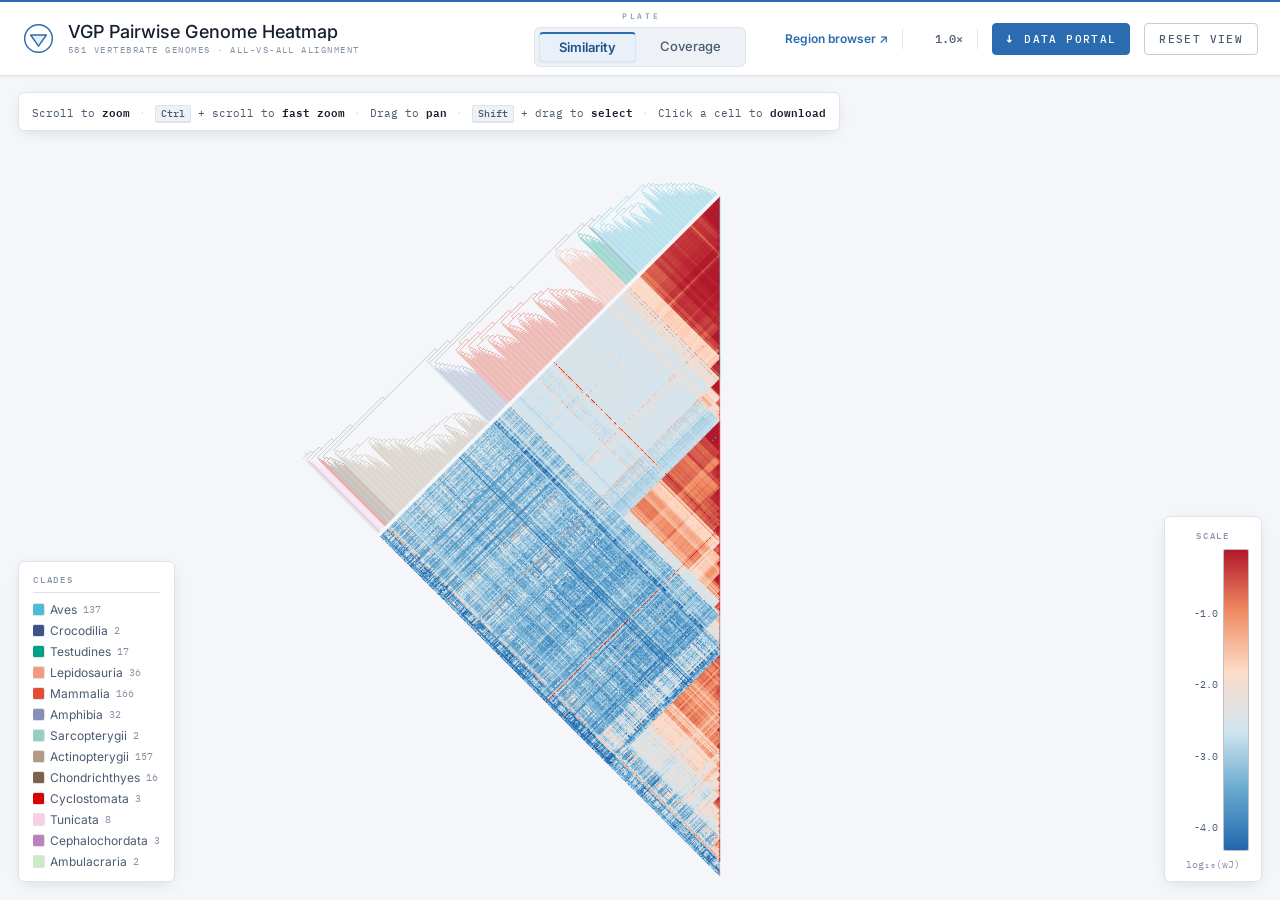
<file: index.html>
<!DOCTYPE html>
<!--
  ════════════════════════════════════════════════════════════════════════
  VGP Genome Pairwise Heatmap Viewer
  Triangle / diamond layout (matrix rotated 45°, dendrogram on the short edge).
  2 pages: Similarity (symmetric) + Coverage (directional, split diamonds).

  IMPORTANT: This file uses fetch() to load `heatmap_data.json`, so it MUST be
  served over HTTP, not opened via the file:// protocol. From this directory:

      python -m http.server 8000

  then open  http://localhost:8000/index.html

  UI fonts (Inter, IBM Plex Mono) load from Google Fonts; the page
  degrades gracefully to local sans-serif / monospace fallbacks when offline.
  ════════════════════════════════════════════════════════════════════════
-->
<html lang="en">
<head>
<meta charset="UTF-8">
<meta name="viewport" content="width=device-width, initial-scale=1.0">
<title>VGP Pairwise Heatmap Viewer</title>
<link rel="preconnect" href="https://fonts.googleapis.com">
<link rel="preconnect" href="https://fonts.gstatic.com" crossorigin>
<link href="https://fonts.googleapis.com/css2?family=Inter:ital,wght@0,400;0,500;0,600;0,700;1,400;1,500&family=IBM+Plex+Mono:wght@400;500;600&display=swap" rel="stylesheet">
<style>
/* ════════════════════════════════════════════════════════════════
   VGP Heatmap — "Modern Scientific" theme
   Clean white surfaces, near-black text, one restrained scientific blue.
   The heatmap reads as a precise data plate; chrome stays quiet so the
   blue→white→red matrix carries the meaning.
   ════════════════════════════════════════════════════════════════ */
:root {
  --sans:       'Inter', -apple-system, BlinkMacSystemFont, 'Segoe UI', Roboto, Helvetica, Arial, sans-serif;
  --mono:       'IBM Plex Mono', ui-monospace, 'SFMono-Regular', Menlo, Consolas, monospace;

  --bg:            #f4f6f9;   /* app background */
  --surface:       #ffffff;   /* cards, header */
  --surface-2:     #eef2f7;   /* subtle fills: kbd, code, hover */
  --border:        #dde3ea;   /* hairlines */
  --border-strong: #c3ccd8;
  --text:          #16202e;   /* near-black, faint blue */
  --text-soft:     #4a5a70;
  --text-faint:    #8593a6;
  --accent:        #2b6cb0;   /* restrained scientific blue */
  --accent-ink:    #1f5288;   /* blue text / hover */
  --accent-soft:   #e8f0f9;   /* pale blue fill (active tab, hover) */
  --grid:          rgba(15, 23, 42, 0.12);  /* in-canvas cell stroke */
  --selection:     #2b6cb0;   /* marquee highlight */

  --header-h:   76px;
}

* { margin: 0; padding: 0; box-sizing: border-box; }

html, body { height: 100%; }
body {
  font-family: var(--sans);
  color: var(--text);
  background: var(--bg);
  overflow: hidden;
  -webkit-font-smoothing: antialiased;
  font-optical-sizing: auto;
}
::selection { background: rgba(43, 108, 176, 0.20); }

/* ───────────────────────── Header ───────────────────────── */
#header {
  position: relative;
  z-index: 100;
  height: var(--header-h);
  background: var(--surface);
  border-top: 2px solid var(--accent);
  border-bottom: 1px solid var(--border);
  box-shadow: 0 1px 2px rgba(16, 32, 48, 0.04);
  display: flex;
  align-items: stretch;
  padding: 0 22px;
  gap: 20px;
}

.brand {
  flex: 1;
  display: flex;
  align-items: center;
  gap: 13px;
  min-width: 0;
}
.emblem { width: 33px; height: 33px; flex-shrink: 0; }
.brand-text { display: flex; flex-direction: column; gap: 3px; min-width: 0; }
.brand-title {
  font-family: var(--sans);
  font-weight: 500;
  font-size: 18px;
  line-height: 1;
  letter-spacing: 0.002em;
  color: var(--text);
  white-space: nowrap;
  overflow: hidden;
  text-overflow: ellipsis;
}
.brand-sub {
  font-family: var(--mono);
  font-weight: 400;
  font-size: 9px;
  letter-spacing: 0.165em;
  text-transform: uppercase;
  color: var(--text-faint);
  white-space: nowrap;
}

/* Plate selector — the two pages as catalogue dividers */
.plates {
  display: flex;
  flex-direction: column;
  align-items: center;
  justify-content: center;
  gap: 6px;
  flex-shrink: 0;
}
.plate-eyebrow {
  font-family: var(--mono);
  font-weight: 500;
  font-size: 8px;
  letter-spacing: 0.34em;
  text-transform: uppercase;
  color: var(--text-faint);
  padding-left: 0.34em;
}
.plate-tabs {
  display: flex;
  gap: 4px;
  padding: 4px;
  border: 1px solid var(--border);
  border-radius: 6px;
  background: var(--surface-2);
}
.seg {
  font-family: var(--sans);
  font-weight: 500;
  font-size: 13px;
  line-height: 1;
  color: var(--text-soft);
  background: transparent;
  border: 1px solid transparent;
  border-radius: 4px;
  padding: 7px 19px;
  cursor: pointer;
  transition: color 0.15s, background 0.15s;
}
.seg:hover:not(.active) { color: var(--text); background: rgba(15, 23, 42, 0.05); }
.seg.active {
  color: var(--accent-ink);
  background: var(--accent-soft);
  border: 1px solid var(--border);
  border-top: 2px solid var(--accent);
  box-shadow: 0 1px 2px rgba(16, 32, 48, 0.06);
  font-weight: 600;
}

.controls {
  flex: 1;
  display: flex;
  align-items: center;
  justify-content: flex-end;
  gap: 14px;
}
#zoom-label {
  font-family: var(--mono);
  font-weight: 500;
  font-size: 12px;
  color: var(--text-soft);
  font-variant-numeric: tabular-nums;
  min-width: 46px;
  text-align: right;
}
.ctrl-rule { width: 1px; height: 20px; background: var(--border); }
#reset-btn {
  font-family: var(--mono);
  font-weight: 500;
  font-size: 10.5px;
  letter-spacing: 0.13em;
  text-transform: uppercase;
  color: var(--text-soft);
  background: transparent;
  border: 1px solid var(--border-strong);
  border-radius: 4px;
  padding: 8px 14px;
  cursor: pointer;
  transition: background 0.15s, color 0.15s, border-color 0.15s;
}
#reset-btn:hover { background: var(--surface-2); color: var(--text); border-color: var(--text-faint); }
#reset-btn:disabled { opacity: 0.5; cursor: not-allowed; }

/* Dataset selector — which alignment version's matrices the heatmap shows */
#dataset-ctrl { display: flex; align-items: center; gap: 8px; }
#dataset-ctrl .ds-label {
  font-family: var(--mono);
  font-weight: 500;
  font-size: 9px;
  letter-spacing: 0.2em;
  text-transform: uppercase;
  color: var(--text-faint);
}
#dataset-select {
  font-family: var(--sans);
  font-weight: 500;
  font-size: 12.5px;
  color: var(--text);
  background: var(--surface);
  border: 1px solid var(--border-strong);
  border-radius: 4px;
  padding: 6px 26px 6px 9px;
  cursor: pointer;
  transition: border-color 0.15s;
  appearance: none;
  background-image: url("data:image/svg+xml,%3Csvg xmlns='http://www.w3.org/2000/svg' width='10' height='6' viewBox='0 0 10 6'%3E%3Cpath d='M1 1l4 4 4-4' fill='none' stroke='%234a5a70' stroke-width='1.4' stroke-linecap='round'/%3E%3C/svg%3E");
  background-repeat: no-repeat;
  background-position: right 9px center;
}
#dataset-select:hover { border-color: var(--text-faint); }
#dataset-select:focus { outline: none; border-color: var(--accent); }

/* ───────────────────────── Canvas (the plate) ───────────────────────── */
#canvas-wrap {
  position: relative;
  z-index: 2;
  width: 100%;
  height: calc(100vh - var(--header-h));
  background: transparent;
  overflow: hidden;
}
canvas { display: block; cursor: crosshair; }

/* ───────────────────────── Floating cards ───────────────────────── */
#legend, #colorbar, #help-hint, #selection-info {
  background: var(--surface);
  border: 1px solid var(--border);
  border-radius: 6px;
  box-shadow: 0 4px 16px -6px rgba(16, 32, 48, 0.18);
  z-index: 60;
}

/* Tooltip — dark slate data plaque */
#tooltip {
  display: none;
  position: fixed;
  z-index: 1000;
  max-width: 446px;
  padding: 11px 14px;
  background: rgba(22, 32, 46, 0.97);
  color: #d8e0ea;
  border: 1px solid rgba(127, 178, 230, 0.28);
  border-radius: 6px;
  font-family: var(--sans);
  font-size: 12.5px;
  line-height: 1.62;
  box-shadow: 0 16px 40px rgba(8, 16, 28, 0.42);
  pointer-events: none;
}
#tooltip .species-name { color: #bcd4ee; font-weight: 600; }
#tooltip .common-name  { color: #9fb0c6; font-style: italic; font-size: 11.5px; }
#tooltip .clade-tag {
  display: inline-block;
  margin-left: 5px;
  padding: 1px 7px;
  border-radius: 2px;
  font-family: var(--mono);
  font-size: 9.5px;
  letter-spacing: 0.04em;
  text-transform: uppercase;
}
#tooltip .val { color: #7fb2e6; font-weight: 600; font-family: var(--mono); font-size: 11.5px; }
#tooltip .label { color: #9fb0c6; }
#tooltip .dir-note { color: #9fb0c6; font-size: 10.5px; font-style: italic; margin-top: 3px; }
#tooltip b { color: #ffffff; font-weight: 600; }
#tooltip .tt-divider {
  border-top: 1px solid rgba(127, 178, 230, 0.22);
  margin-top: 6px;
  padding-top: 6px;
}

/* Legend */
#legend {
  position: absolute;
  bottom: 18px; left: 18px;
  padding: 12px 14px;
  max-width: 86%;
}
.legend-title {
  font-family: var(--mono);
  font-weight: 500;
  font-size: 9px;
  letter-spacing: 0.2em;
  text-transform: uppercase;
  color: var(--text-faint);
  padding-bottom: 7px;
  margin-bottom: 9px;
  border-bottom: 1px solid var(--border);
}
.legend-items {
  display: flex;
  flex-direction: column;
  flex-wrap: nowrap;
  gap: 6px;
  max-height: 56vh;
  overflow-y: auto;
  font-family: var(--sans);
  font-size: 12px;
  color: var(--text-soft);
}
.legend-item { display: flex; align-items: center; gap: 6px; white-space: nowrap; }
.legend-swatch {
  width: 11px; height: 11px;
  border-radius: 1.5px;
  flex-shrink: 0;
  box-shadow: 0 0 0 1px rgba(15, 23, 42, 0.12);
}
.legend-count { font-family: var(--mono); font-size: 10px; color: var(--text-faint); }

/* Colorbar */
#colorbar {
  position: absolute;
  right: 18px; bottom: 18px;
  padding: 13px 13px 10px;
}
.cb-head {
  font-family: var(--mono);
  font-weight: 500;
  font-size: 9px;
  letter-spacing: 0.2em;
  text-transform: uppercase;
  color: var(--text-faint);
  text-align: center;
  margin-bottom: 9px;
}
.cb-row { display: flex; align-items: flex-start; gap: 6px; }
.cb-ticks {
  position: relative;
  width: 40px;
  height: 300px;
  font-family: var(--mono);
  font-size: 10px;
  color: var(--text-soft);
  text-align: right;
  font-variant-numeric: tabular-nums;
}
#cb-canvas {
  display: block;
  border-radius: 1px;
  box-shadow: 0 0 0 1px rgba(15, 23, 42, 0.28);
}
.cb-label {
  font-family: var(--mono);
  font-size: 9.5px;
  color: var(--text-faint);
  text-align: center;
  margin-top: 8px;
  max-width: 78px;
}

/* Help hint */
#help-hint {
  position: absolute;
  top: 16px; left: 18px;
  padding: 9px 13px;
  display: flex;
  gap: 9px;
  align-items: center;
  font-family: var(--mono);
  font-size: 10.5px;
  color: var(--text-soft);
}
#help-hint b { color: var(--text); font-weight: 600; }
#help-hint .hh-sep { color: var(--border); }
#help-hint kbd {
  font-family: var(--mono);
  font-weight: 500;
  font-size: 10px;
  color: var(--text-soft);
  background: var(--surface-2);
  border: 1px solid var(--border);
  border-bottom-width: 2px;
  border-radius: 2px;
  padding: 1px 5px;
}

/* Selection card */
#selection-info {
  position: absolute;
  top: 16px; right: 18px;
  padding: 8px 9px 8px 14px;
  display: none;
  align-items: center;
  gap: 11px;
  font-family: var(--sans);
  font-size: 12.5px;
  color: var(--text-soft);
}
#selection-info button {
  font-family: var(--mono);
  font-weight: 500;
  font-size: 9.5px;
  letter-spacing: 0.11em;
  text-transform: uppercase;
  color: var(--text-soft);
  background: transparent;
  border: 1px solid var(--border);
  border-radius: 2px;
  padding: 5px 11px;
  cursor: pointer;
  transition: background 0.14s, color 0.14s, border-color 0.14s;
}
#selection-info button:hover { background: var(--text); color: var(--surface); border-color: var(--text); }

/* ───────────────────────── Loading ───────────────────────── */
#loading {
  position: fixed; inset: 0;
  z-index: 9999;
  background: var(--bg);
  display: flex;
  align-items: center;
  justify-content: center;
}
.load-box { display: flex; flex-direction: column; align-items: center; gap: 18px; }
.load-mark { position: relative; width: 56px; height: 56px; }
.load-spin {
  position: absolute; inset: 0;
  border: 2px solid rgba(43, 108, 176, 0.20);
  border-top-color: var(--accent);
  border-radius: 50%;
  animation: spin 0.95s linear infinite;
}
.load-tri { position: absolute; inset: 0; margin: auto; width: 23px; height: 23px; }
@keyframes spin { to { transform: rotate(360deg); } }
#load-text {
  font-family: var(--sans);
  font-style: italic;
  font-size: 15.5px;
  color: var(--text-soft);
}
.load-cap {
  font-family: var(--mono);
  font-size: 8.5px;
  letter-spacing: 0.24em;
  text-transform: uppercase;
  color: var(--text-faint);
}
#error-box {
  background: var(--surface);
  border: 1px solid var(--border);
  border-radius: 3px;
  color: var(--text);
  padding: 18px 24px;
  max-width: 520px;
  text-align: center;
  font-family: var(--sans);
  font-size: 13.5px;
  line-height: 1.62;
  box-shadow: 0 12px 34px -8px rgba(16, 32, 48, 0.18);
}
#error-box code {
  font-family: var(--mono);
  font-size: 12px;
  background: var(--surface-2);
  border: 1px solid var(--border);
  padding: 1px 6px;
  border-radius: 2px;
}

/* ───────────────────────── Entrance ───────────────────────── */
@keyframes inLeft  { from { opacity: 0; transform: translateX(-16px); } to { opacity: 1; transform: none; } }
@keyframes inRight { from { opacity: 0; transform: translateX( 16px); } to { opacity: 1; transform: none; } }
@keyframes inDown  { from { opacity: 0; transform: translateY(-10px); } to { opacity: 1; transform: none; } }
@keyframes inUp    { from { opacity: 0; transform: translateY( 12px); } to { opacity: 1; transform: none; } }
@keyframes develop { from { opacity: 0; } to { opacity: 1; } }
@keyframes cbIn {
  from { opacity: 0; transform: translateX(14px); }
  to   { opacity: 1; transform: none; }
}
.ready .brand    { animation: inLeft  0.7s 0.05s both cubic-bezier(.2,.7,.2,1); }
.ready .plates   { animation: inDown  0.6s 0.16s both cubic-bezier(.2,.7,.2,1); }
.ready .controls { animation: inRight 0.7s 0.10s both cubic-bezier(.2,.7,.2,1); }
.ready #canvas-wrap { animation: develop 1.1s 0.18s both; }
.ready #help-hint   { animation: inUp 0.6s 0.50s both cubic-bezier(.2,.7,.2,1); }
.ready #colorbar    { animation: cbIn 0.6s 0.60s both cubic-bezier(.2,.7,.2,1); }
.ready #legend      { animation: inUp 0.6s 0.70s both cubic-bezier(.2,.7,.2,1); }
@media (prefers-reduced-motion: reduce) {
  .ready .brand, .ready .plates, .ready .controls, .ready #canvas-wrap,
  .ready #help-hint, .ready #colorbar, .ready #legend, .load-spin { animation: none; }
}

/* ───────────────────────── Download — header button ───────────────────────── */
#dl-open-btn {
  font-family: var(--mono);
  font-weight: 500;
  font-size: 10.5px;
  letter-spacing: 0.13em;
  text-transform: uppercase;
  color: #ffffff;
  background: var(--accent);
  border: 1px solid var(--accent);
  border-radius: 4px;
  padding: 8px 14px;
  cursor: pointer;
  transition: background 0.15s, border-color 0.15s;
}
#dl-open-btn:hover { background: var(--accent-ink); border-color: var(--accent-ink); }
#dl-open-btn .dl-ico { font-weight: 700; margin-right: 5px; }

/* ───────────────── Pair card — instant single-pair download ───────────────── */
#pair-card {
  position: absolute;
  top: 16px; right: 18px;
  z-index: 70;
  display: none;
  flex-direction: column;
  gap: 9px;
  padding: 12px 14px 13px;
  width: 304px;
  background: var(--surface);
  border: 1px solid var(--border);
  border-top: 2px solid var(--accent);
  border-radius: 3px;
  box-shadow: 0 10px 30px -10px rgba(16, 32, 48, 0.22);
  font-family: var(--sans);
}
.pc-head {
  display: flex; align-items: center; justify-content: space-between;
  font-family: var(--mono);
  font-size: 8.5px;
  letter-spacing: 0.2em;
  text-transform: uppercase;
  color: var(--text-faint);
  border-bottom: 1px solid var(--border);
  padding-bottom: 7px;
}
.pc-close {
  font-family: var(--mono); font-size: 13px; line-height: 1;
  color: var(--text-faint); background: none; border: none; cursor: pointer;
  padding: 0 2px;
}
.pc-close:hover { color: var(--text); }
.pc-sp { display: flex; align-items: baseline; gap: 7px; font-size: 12.5px; color: var(--text); }
.pc-sp .pc-role { font-family: var(--mono); font-size: 9px; color: var(--text-faint); width: 12px; flex-shrink: 0; }
.pc-sp .pc-dot  { width: 9px; height: 9px; border-radius: 2px; flex-shrink: 0; align-self: center; box-shadow: 0 0 0 1px rgba(15,23,42,0.12); }
.pc-sp .pc-name { font-style: italic; min-width: 0; flex: 1; overflow-wrap: anywhere; }
.pc-links { display: flex; flex-direction: column; gap: 6px; margin-top: 1px; }
.dl-pill {
  display: flex; align-items: center; gap: 8px;
  flex-wrap: wrap;
  font-family: var(--mono); font-size: 11px;
  color: var(--accent-ink); text-decoration: none;
  background: var(--surface-2);
  border: 1px solid var(--border);
  border-radius: 4px;
  padding: 7px 10px;
  transition: background 0.14s, border-color 0.14s;
}
.dl-pill:hover { background: #fff; border-color: var(--accent); }
.dl-pill[aria-disabled="true"] { opacity: 0.45; pointer-events: none; }
.dl-pill .dl-ico { font-weight: 700; color: var(--accent); }
.dl-pill .dl-dir { color: var(--text-faint); min-width: 0; overflow-wrap: anywhere; }
.dl-pill .dl-fn  { color: var(--text-soft); flex-basis: 100%; text-align: right; font-size: 10px; min-width: 0; overflow-wrap: anywhere; }
.pc-foot { display: flex; gap: 14px; margin-top: 2px; }
.pc-foot button {
  font-family: var(--mono); font-size: 9.5px; letter-spacing: 0.06em;
  color: var(--text-soft); background: none; border: none; cursor: pointer;
  padding: 0; text-decoration: underline; text-underline-offset: 2px;
}
.pc-foot button:hover { color: var(--text); }

/* ───────────────────────── Download modal ───────────────────────── */
#dl-backdrop {
  position: fixed; inset: 0;
  z-index: 2000;
  display: none;
  background: rgba(28, 22, 12, 0.46);
  backdrop-filter: blur(1.5px);
}
#dl-backdrop.open { display: flex; align-items: center; justify-content: center; }
#dl-modal {
  width: min(680px, 92vw);
  max-height: 88vh;
  overflow-y: auto;
  background: var(--surface);
  border: 1px solid var(--border);
  border-top: 3px solid var(--accent);
  border-radius: 4px;
  box-shadow: 0 24px 60px -12px rgba(0, 0, 0, 0.5);
  font-family: var(--sans);
  color: var(--text);
}
.dlm-head {
  display: flex; align-items: flex-start; justify-content: space-between;
  padding: 18px 22px 14px;
  border-bottom: 1px solid var(--border);
}
.dlm-title { font-size: 19px; font-weight: 600; letter-spacing: 0.01em; }
.dlm-sub { font-family: var(--mono); font-size: 9.5px; letter-spacing: 0.14em; text-transform: uppercase; color: var(--text-faint); margin-top: 4px; }
.dlm-close { font-size: 18px; color: var(--text-faint); background: none; border: none; cursor: pointer; line-height: 1; }
.dlm-close:hover { color: var(--text); }
.dlm-tabs { display: flex; gap: 4px; padding: 14px 22px 0; }
.dlm-tab {
  font-family: var(--mono); font-size: 11px; letter-spacing: 0.05em;
  color: var(--text-soft); background: var(--surface-2);
  border: 1px solid var(--border); border-bottom: none;
  border-radius: 3px 3px 0 0; padding: 8px 15px; cursor: pointer;
}
.dlm-tab.active { color: var(--accent-ink); background: var(--surface); border-color: var(--accent); font-weight: 600; }
.dlm-body { padding: 18px 22px 20px; }
.dlm-pane { display: none; }
.dlm-pane.active { display: block; }
.dlm-line { font-size: 13px; line-height: 1.6; color: var(--text-soft); margin-bottom: 12px; }
.dlm-line b { color: var(--text); font-weight: 600; }
.dlm-count { font-family: var(--mono); color: var(--accent); font-weight: 600; }
.dlm-note {
  font-family: var(--sans); font-style: italic; font-size: 12px; line-height: 1.55;
  color: var(--text-soft);
  background: var(--accent-soft);
  border-left: 2px solid var(--accent);
  border-radius: 0 4px 4px 0;
  padding: 9px 12px; margin: 4px 0 14px;
}
.dlm-cmd-label {
  font-family: var(--mono); font-size: 9px; letter-spacing: 0.18em; text-transform: uppercase;
  color: var(--text-faint); margin: 14px 0 6px;
  display: flex; align-items: center; justify-content: space-between;
}
.dlm-copy {
  font-family: var(--mono); font-size: 9px; letter-spacing: 0.08em; text-transform: uppercase;
  color: var(--text-soft); background: none; border: 1px solid var(--border); border-radius: 2px;
  padding: 2px 8px; cursor: pointer;
}
.dlm-copy:hover { background: var(--text); color: var(--surface); border-color: var(--text); }
.dlm-code {
  font-family: var(--mono); font-size: 11.5px; line-height: 1.62;
  color: #d8e0ea; background: rgba(22, 32, 46, 0.97);
  border-radius: 4px; padding: 11px 13px;
  white-space: pre; overflow-x: auto;
}
.dlm-code .c { color: #8fb0d8; }
.dlm-btn-row { display: flex; flex-wrap: wrap; gap: 9px; margin-top: 16px; }
.dlm-dl {
  font-family: var(--mono); font-size: 10.5px; letter-spacing: 0.06em;
  color: #ffffff;
  background: var(--accent);
  border: 1px solid var(--accent); border-radius: 4px;
  padding: 9px 14px; cursor: pointer;
  transition: background 0.15s, border-color 0.15s;
}
.dlm-dl:hover { background: var(--accent-ink); border-color: var(--accent-ink); }
.dlm-dl .dl-ico { font-weight: 700; margin-right: 6px; }
.dlm-empty { font-style: italic; color: var(--text-faint); font-size: 13px; padding: 8px 0; }
</style>
<link rel="stylesheet" href="downloads.css">
</head>
<body>
<div id="loading">
  <div class="load-box">
    <div class="load-mark">
      <div class="load-spin"></div>
      <svg class="load-tri" viewBox="0 0 24 24" aria-hidden="true">
        <path d="M3.5 8 L20.5 8 L12 20 Z" fill="rgba(43,108,176,0.18)"
              stroke="#2b6cb0" stroke-width="1.5" stroke-linejoin="round"/>
      </svg>
    </div>
    <div id="load-text">Loading heatmap data…</div>
    <div class="load-cap">Vertebrate Genomes Project</div>
  </div>
</div>

<header id="header">
  <div class="brand">
    <svg class="emblem" viewBox="0 0 32 32" aria-hidden="true">
      <circle cx="16" cy="16" r="13.4" fill="none" stroke="#2b6cb0" stroke-width="1.4"/>
      <path d="M8.4 12.6 L23.6 12.6 L16 23.4 Z" fill="rgba(43,108,176,0.12)"
            stroke="#2b6cb0" stroke-width="1.4" stroke-linejoin="round"/>
    </svg>
    <div class="brand-text">
      <span class="brand-title">VGP Pairwise Genome Heatmap</span>
      <span class="brand-sub">581 vertebrate genomes &middot; all-vs-all alignment</span>
    </div>
  </div>

  <div class="plates">
    <span class="plate-eyebrow">Plate</span>
    <div class="plate-tabs">
      <button class="seg active" id="tab-0" data-page="0" onclick="switchPage(0)">Similarity</button>
      <button class="seg" id="tab-1" data-page="1" onclick="switchPage(1)">Coverage</button>
    </div>
  </div>

  <div class="controls">
    <a href="browser.html" style="font-size:12px;font-weight:600;color:#2b6cb0;text-decoration:none">Region browser &#8599;</a>
    <label id="dataset-ctrl" title="Alignment dataset shown in the heatmap">
      <span class="ds-label">Dataset</span>
      <select id="dataset-select" onchange="switchDataset(this.value)" aria-label="Heatmap dataset"></select>
    </label>
    <span class="ctrl-rule"></span>
    <span id="zoom-label">1.0&times;</span>
    <span class="ctrl-rule"></span>
    <button id="dl-open-btn" onclick="openDownload()"><span class="dl-ico">&#8595;</span>Data portal</button>
    <button id="reset-btn" onclick="resetView()">Reset view</button>
  </div>
</header>

<div id="canvas-wrap">
  <canvas id="main-canvas"></canvas>
  <div id="help-hint">
    <span>Scroll to <b>zoom</b></span>
    <span class="hh-sep">&middot;</span>
    <span><kbd>Ctrl</kbd> + scroll to <b>fast zoom</b></span>
    <span class="hh-sep">&middot;</span>
    <span>Drag to <b>pan</b></span>
    <span class="hh-sep">&middot;</span>
    <span><kbd>Shift</kbd> + drag to <b>select</b></span>
    <span class="hh-sep">&middot;</span>
    <span>Click a cell to <b>download</b></span>
  </div>
  <div id="selection-info">
    <span id="sel-text"></span>
    <button onclick="openDownload('bulk')">Download…</button>
    <button onclick="clearSelection()">Clear</button>
  </div>

  <!-- Instant single-pair download card (appears on cell click) -->
  <div id="pair-card">
    <div class="pc-head">
      <span>Pairwise alignment</span>
      <button class="pc-close" onclick="clearPair()" title="Close">&times;</button>
    </div>
    <div class="pc-sp"><span class="pc-role">A</span><span class="pc-dot" id="pc-dot-a"></span><span class="pc-name" id="pc-name-a"></span></div>
    <div class="pc-sp"><span class="pc-role">B</span><span class="pc-dot" id="pc-dot-b"></span><span class="pc-name" id="pc-name-b"></span></div>
    <div class="pc-links" id="pc-links"></div>
    <div class="pc-foot">
      <a id="pc-browser-link" href="browser.html" style="font-size:12px;font-weight:600;color:#2b6cb0">Browse these genomes &#8599;</a>
      <button onclick="copyPairUris(event)">Copy s3:// URIs</button>
      <button onclick="openDownload('pair')">Open data portal &rsaquo;</button>
    </div>
  </div>
</div>

<!-- Unified data download portal -->
<div id="dl-backdrop" onclick="if(event.target===this)closeDownload()">
  <div id="dl-modal" class="data-portal" role="dialog" aria-modal="true" aria-label="VGP data download portal">
    <div class="portal-head">
      <div class="portal-heading">
        <span class="portal-kicker">VGP DATA PORTAL</span>
        <div class="dlm-title">Download genomic resources</div>
        <div class="dlm-sub">Pairwise alignments &middot; genome annotations &middot; reference sequences</div>
      </div>
      <div class="portal-statuses" aria-label="Data source status">
        <span class="source-status ready"><i></i>PAF online</span>
        <span class="source-status pending" id="gff-source-status"><i></i>GFF awaiting S3</span>
        <span class="source-status pending" id="fa-source-status"><i></i>FA awaiting S3</span>
      </div>
      <button class="dlm-close" onclick="closeDownload()" title="Close" aria-label="Close">&times;</button>
    </div>
    <div class="portal-nav" role="tablist">
      <button class="portal-tab active" id="dlt-pair" role="tab" onclick="setDlScope('pair')">
        <span class="portal-tab-no">01</span>
        <span><b>Pairwise PAF</b><small>Find alignment by two genomes</small></span>
      </button>
      <button class="portal-tab" id="dlt-genome" role="tab" onclick="setDlScope('genome')">
        <span class="portal-tab-no">02</span>
        <span><b>Genome files</b><small>Browse GFF and FA files</small></span>
      </button>
      <button class="portal-tab" id="dlt-bulk" role="tab" onclick="setDlScope('bulk')">
        <span class="portal-tab-no">03</span>
        <span><b>Bulk &amp; CLI</b><small>Batch downloads and commands</small></span>
      </button>
    </div>

    <div class="portal-body">
      <section class="portal-pane active" id="dlp-pair" role="tabpanel">
        <div class="pane-intro">
          <div>
            <span class="section-kicker">DIRECT PAIR LOOKUP</span>
            <h2>Choose two genomes</h2>
            <p>No need to locate a cell in the 581 × 581 heatmap. Enter species names or GCA/GCF accessions to generate PAF, coverage, and identity links for both directions.</p>
          </div>
          <div class="pair-controls">
            <label class="version-picker" for="paf-version-select">Alignment version
              <select id="paf-version-select" onchange="setPafVersion(this.value)"></select>
            </label>
            <button class="use-heatmap-pair" id="use-pinned-pair" onclick="usePinnedPair()" disabled>Use selected heatmap pair</button>
          </div>
        </div>

        <div class="pair-builder">
          <label class="genome-picker">
            <span class="picker-label"><b>A</b> QUERY GENOME</span>
            <input id="pair-a-input" list="pair-a-list" autocomplete="off"
                   placeholder="Species name or accession">
            <datalist id="pair-a-list"></datalist>
            <small id="pair-a-meta">Select the first assembly</small>
          </label>
          <button class="swap-pair" onclick="swapPairGenomes()" title="Swap A and B" aria-label="Swap genomes">
            <span>&rarr;</span><span>&larr;</span>
          </button>
          <label class="genome-picker">
            <span class="picker-label"><b>B</b> TARGET GENOME</span>
            <input id="pair-b-input" list="pair-b-list" autocomplete="off"
                   placeholder="Species name or accession">
            <datalist id="pair-b-list"></datalist>
            <small id="pair-b-meta">Select the second assembly</small>
          </label>
        </div>

        <div class="pair-result empty" id="pair-result">
          <div class="pair-empty-mark">
            <span>A</span><i></i><span>B</span>
          </div>
          <div>
            <b>Select two different genomes</b>
            <p>Both directional files will appear here: A &rarr; B and B &rarr; A.</p>
          </div>
        </div>

        <div class="selection-shortcut" id="selection-shortcut">
          <div>
            <span class="selection-icon">&#9633;</span>
            <p><b>Need a block of alignments?</b><small>Shift-drag on the heatmap, then export that exact region here.</small></p>
          </div>
          <button onclick="setDlScope('bulk')">Open selection manifest &rarr;</button>
        </div>
      </section>

      <section class="portal-pane" id="dlp-genome" role="tabpanel">
        <div class="pane-intro genome-intro">
          <div>
            <span class="section-kicker">ASSEMBLY CATALOGUE</span>
            <h2>Genome files</h2>
            <p>Browse annotations and reference sequences by species, common name, or accession. Once the S3 base URLs are configured, mapped files become download buttons automatically.</p>
          </div>
          <div class="catalog-count"><strong id="catalog-species-count">581</strong><span>assemblies</span></div>
        </div>
        <div class="resource-toolbar">
          <label class="resource-search">
            <span aria-hidden="true">&#8981;</span>
            <input id="resource-search" type="search" placeholder="Search species, common name, GCA or GCF…">
            <kbd>&#8984; K</kbd>
          </label>
          <div class="resource-filters" role="group" aria-label="File type">
            <button class="active" data-resource-filter="all">All <span id="resource-count-all">581</span></button>
            <button data-resource-filter="gff">GFF <span id="resource-count-gff">508</span></button>
            <button data-resource-filter="fa">FA <span id="resource-count-fa">581</span></button>
          </div>
        </div>
        <div class="resource-table-head">
          <span>Organism</span><span>Assembly</span><span>Clade</span><span>Data assets</span>
        </div>
        <div class="resource-list" id="resource-list"></div>
        <div class="resource-empty" id="resource-empty">
          <b>No matching assembly</b><span>Try a different name, accession, or file type.</span>
        </div>
        <div class="resource-footer">
          <span id="resource-page-summary"></span>
          <div id="resource-pagination"></div>
        </div>
      </section>

      <section class="portal-pane" id="dlp-bulk" role="tabpanel">
        <div class="pane-intro">
          <div>
            <span class="section-kicker">REPRODUCIBLE DOWNLOADS</span>
            <h2>Bulk &amp; command line</h2>
            <p>Generate resumable, reproducible download commands for a heatmap selection or the complete dataset.</p>
          </div>
        </div>
        <div class="bulk-scope">
          <button class="active" id="bulk-tab-selection" onclick="setBulkScope('selection')">
            Heatmap selection <span id="bulk-selection-count">0 files</span>
          </button>
          <button id="bulk-tab-full" onclick="setBulkScope('full')">
            Full PAF dataset <span>336,980 files</span>
          </button>
          <button id="bulk-tab-resources" onclick="setBulkScope('resources')">
            GFF + FA <span>Awaiting S3</span>
          </button>
        </div>
        <div id="bulk-content"></div>
      </section>
    </div>
  </div>
</div>

<div id="tooltip"></div>
<div id="legend"></div>

<div id="colorbar">
  <div class="cb-head">Scale</div>
  <div class="cb-row">
    <div class="cb-ticks" id="cb-ticks"></div>
    <canvas id="cb-canvas" width="24" height="300"></canvas>
  </div>
  <div class="cb-label" id="cb-label">log&#8321;&#8320;</div>
</div>

<script>
// ═══════════════════════════════════════════════════════════
// Globals
// ═══════════════════════════════════════════════════════════
let DATA = null;            // the full loaded JSON
let currentPageIdx = 0;     // 0 = similarity, 1 = coverage
let PAGE = null;            // shorthand for DATA.pages[currentPageIdx]

// ── Dataset (alignment version) shown in the heatmap ──
let currentDatasetIdx = 0;
let currentDatasetKey = 'cmaes';
// Friendly labels, kept in step with downloads.js PAF_VERSIONS.
const DATASET_LABELS = { raw: 'Raw', filter: 'Filtered', cmaes: 'CMA-ES', cmaes_sc: 'CMA-ES SC' };

// ── Layout (triangle / diamond) ──
// The pairwise matrix is rotated 45° so the main diagonal becomes the long
// right-hand sample axis. The upper triangle extends leftward, and the
// dendrogram is projected onto the short upper-left edge.
const TREE_FRAC = 0.16;        // dendrogram depth as a fraction of triangle width
const TOP_MARGIN = 18;         // breathing room for the clade strip above the sample edge
const VECTOR_THRESHOLD = 10;   // cell px size at/above which Coverage draws split diamonds
const LABEL_THRESHOLD  = 1.1;  // cell px size at/above which species labels are drawn
const LABEL_PANEL_W = 260;     // right-side room for dense species labels
const SPECIES_LABEL_FONT_MIN = 18;
const SPECIES_LABEL_FONT_MAX = 28;
const SPECIES_LABEL_MIN_SCALE = 20;

// View state — SHARED across both pages (zoom/pan persist on tab switch)
let unitSize = 1;           // pixels per matrix cell at zoom=1
let offsetX = 0, offsetY = 0;
let zoom = 1;
const MIN_ZOOM = 0.3, MAX_ZOOM = 50;

// Wheel-zoom sensitivity. Lower = gentler. factor = exp(-deltaY * SENS),
// with deltaY clamped so high-resolution trackpads can't make the view jump.
const ZOOM_SENSITIVITY = 0.0008;
const FAST_ZOOM_MULTIPLIER = 4;
const ZOOM_DELTA_CLAMP = 100;

// Selection (shared)
let selectedRegion = null;

// Canvas
let canvas, ctx;

// Pre-rendered overviews (1px per cell) — one per page, cached
let overviewImages = [];

// ═══════════════════════════════════════════════════════════
// Colormap
// ═══════════════════════════════════════════════════════════
const CMAP_STOPS = [
  [0.0, [33, 102, 172]],
  [0.2, [103, 169, 207]],
  [0.4, [209, 229, 240]],
  [0.6, [253, 219, 199]],
  [0.8, [239, 138, 98]],
  [1.0, [178, 24, 43]],
];

function colormap(t) {
  t = Math.max(0, Math.min(1, t));
  for (let k = 1; k < CMAP_STOPS.length; k++) {
    if (t <= CMAP_STOPS[k][0]) {
      const [t0, c0] = CMAP_STOPS[k - 1];
      const [t1, c1] = CMAP_STOPS[k];
      const f = (t - t0) / (t1 - t0);
      return [
        Math.round(c0[0] + f * (c1[0] - c0[0])),
        Math.round(c0[1] + f * (c1[1] - c0[1])),
        Math.round(c0[2] + f * (c1[2] - c0[2])),
      ];
    }
  }
  return CMAP_STOPS[CMAP_STOPS.length - 1][1];
}

// Apply the current page's color transform to a raw value.
// Returns a normalized t in [0,1], or null if value is missing/invalid.
function valToT(rawVal) {
  if (rawVal === null || rawVal === undefined) return null;
  let v = rawVal;
  if (PAGE.colorTransform === 'log10') {
    v = Math.log10(rawVal);
    if (!isFinite(v)) return null;
  }
  return (v - PAGE.vmin) / (PAGE.vmax - PAGE.vmin);
}

function valToRgbStr(rawVal) {
  const t = valToT(rawVal);
  if (t === null) return 'rgb(228,232,238)';
  const c = colormap(t);
  return `rgb(${c[0]},${c[1]},${c[2]})`;
}

function valToRgb(rawVal) {
  const t = valToT(rawVal);
  if (t === null) return [228, 232, 238];
  return colormap(t);
}

// ═══════════════════════════════════════════════════════════
// Coordinate system  (triangle / diamond layout)
// ═══════════════════════════════════════════════════════════
// Cell (i,j) with j >= i is a diamond centered at:
//     cx = triLeftX + (i - j) * half
//     cy = triTopY  + (i + j) * half
// where half = scale/2. Diagonal cells (i==j) sit on the right-hand sample
// axis, and the upper triangle extends toward the upper-left edge.
// The whole figure is  offset + scale * const , so zoom-toward-cursor
// stays a plain uniform scale about (offsetX, offsetY).

function getScale()  { return unitSize * zoom; }
function getHalf()   { return getScale() / 2; }
function getTreeDepth() { return DATA.n * getScale() * TREE_FRAC; }
function getTreeEdgeOffset(scale) {
  return scale / 2 + Math.max(3, Math.min(10, scale * 0.15));
}
function getTriLeftX() { return offsetX; }
function getTriTopY()  { return offsetY; }
function getCladeTileHalf(scale) {
  return scale / 2;
}
function getCladeTileCenterX(scale, triLeftX) {
  return triLeftX;
}
function getSpeciesLabelX(scale, triLeftX) {
  return getCladeTileCenterX(scale, triLeftX) + getCladeTileHalf(scale) + 18;
}

// Screen-space center of cell (i,j).
function cellCenter(i, j) {
  const h = getHalf();
  return [getTriLeftX() + (i - j) * h, getTriTopY() + (i + j) * h];
}

// Map a canvas point to the nearest cell {row,col} with row <= col,
// or null if the point is outside the heatmap triangle.
function canvasToCell(cx, cy) {
  const h = getHalf();
  if (h <= 0) return null;
  const u = (cy - getTriTopY()) / h;    // = i + j
  const v = (getTriLeftX() - cx) / h;   // = j - i
  const i = Math.round((u - v) / 2);
  const j = Math.round((u + v) / 2);
  if (i < 0 || j < 0 || i >= DATA.n || j >= DATA.n || i > j) return null;
  const u0 = i + j;
  const v0 = j - i;
  if (Math.abs(u - u0) + Math.abs(v - v0) > 1.000001) return null;
  return { row: i, col: j };
}

// ═══════════════════════════════════════════════════════════
// Per-page overview pre-render (1px per cell)
// ═══════════════════════════════════════════════════════════
// Each pixel blends the two triangles mat[col*n+row] and mat[row*n+col].
// For the symmetric similarity matrix the blend is exact; for the
// asymmetric coverage matrix it is the mean of the two directions
// (only shown while zoomed out — split diamonds take over when zoomed in).
function prerenderOverview(pageIdx) {
  if (overviewImages[pageIdx]) return overviewImages[pageIdx];
  const savedPage = PAGE;
  PAGE = DATA.pages[pageIdx];   // valToRgb reads PAGE for transform/range

  const n = DATA.n;
  const off = document.createElement('canvas');
  off.width = n;
  off.height = n;
  const c = off.getContext('2d');
  const imgData = c.createImageData(n, n);
  const px = imgData.data;
  const mat = PAGE.matrix;

  for (let row = 0; row < n; row++) {
    for (let col = 0; col < n; col++) {
      let rgb;
      if (row === col) {
        rgb = valToRgb(mat[row * n + col]);
      } else {
        const cu = valToRgb(mat[col * n + row]);
        const cl = valToRgb(mat[row * n + col]);
        rgb = [
          (cu[0] + cl[0]) >> 1,
          (cu[1] + cl[1]) >> 1,
          (cu[2] + cl[2]) >> 1,
        ];
      }
      const idx = (row * n + col) * 4;
      px[idx] = rgb[0]; px[idx+1] = rgb[1]; px[idx+2] = rgb[2]; px[idx+3] = 255;
    }
  }
  c.putImageData(imgData, 0, 0);
  overviewImages[pageIdx] = off;
  PAGE = savedPage;
  return off;
}

// ═══════════════════════════════════════════════════════════
// Drawing
// ═══════════════════════════════════════════════════════════
function draw() {
  const W = canvas.width;
  const H = canvas.height;
  ctx.clearRect(0, 0, W, H);
  if (!DATA || !PAGE) return;

  const n = DATA.n;
  const scale = getScale();
  const h = scale / 2;
  const triLeftX = getTriLeftX();
  const triTopY  = getTriTopY();
  const treeDepth = getTreeDepth();

  // Triangle corners
  const TLx = triLeftX,                TLy = triTopY;
  const TRx = triLeftX - n * h,        TRy = triTopY + n * h;
  const APx = triLeftX,                APy = triTopY + n * scale;

  const isCoverage = PAGE.key === 'coverage';
  const useVector = scale >= VECTOR_THRESHOLD;

  if (!useVector) {
    // ── Heatmap overview (clipped to the triangle) ──
    ctx.save();
    ctx.beginPath();
    ctx.moveTo(TLx, TLy);
    ctx.lineTo(TRx, TRy);
    ctx.lineTo(APx, APy);
    ctx.closePath();
    ctx.clip();

    // Rotate the pre-rendered overview 45° into the diamond grid.
    const ov = overviewImages[currentPageIdx];
    if (ov) {
      ctx.imageSmoothingEnabled = scale < 2.5;
      ctx.setTransform(-h, h, h, h, triLeftX, triTopY - h);
      ctx.drawImage(ov, 0, 0);
      // setTransform reset happens via restore() below
    }
    ctx.restore();
  } else if (isCoverage) {
    // Vector mode draws full diamonds. Do not apply the old triangle clip,
    // otherwise diagonal cells are visibly sliced in half.
    drawCoverageDiamonds(h, triLeftX, triTopY, W, H);
  } else {
    // Vector mode draws full diamonds. Do not apply the old triangle clip,
    // otherwise diagonal cells are visibly sliced in half.
    drawSimilarityDiamonds(h, triLeftX, triTopY, W, H);
  }

  // ── Dendrogram, clade strip, labels, selection ──
  drawTreeOnCanvas(scale, h, triLeftX, triTopY, treeDepth);
  drawCladeStrip(scale, h, triLeftX, triTopY);
  if (scale >= SPECIES_LABEL_MIN_SCALE) drawSpeciesLabels(scale, triLeftX, triTopY, W);
  if (selectedRegion) drawSelection();
}

// Whole-diamond rendering for the symmetric Similarity page (zoomed in).
function drawSimilarityDiamonds(h, triLeftX, triTopY, W, H) {
  const n = DATA.n;
  const mat = PAGE.matrix;

  let uMin = Math.floor((0 - triTopY) / h) - 1;
  let uMax = Math.ceil((H - triTopY) / h) + 1;
  let vMin = Math.floor((triLeftX - W) / h) - 1;
  let vMax = Math.ceil((triLeftX - 0) / h) + 1;
  uMin = Math.max(0, uMin);  uMax = Math.min(2 * n - 2, uMax);
  vMin = Math.max(0, vMin);  vMax = Math.min(n - 1, vMax);

  for (let v = vMin; v <= vMax; v++) {
    for (let u = uMin; u <= uMax; u++) {
      if (((u + v) & 1) !== 0) continue;
      const i = (u - v) >> 1, j = (u + v) >> 1;
      if (i < 0 || j >= n || i > j) continue;
      const cx = triLeftX - v * h;
      const cy = triTopY + u * h;

      ctx.fillStyle = valToRgbStr(mat[i * n + j]);
      ctx.beginPath();
      ctx.moveTo(cx, cy - h);
      ctx.lineTo(cx + h, cy);
      ctx.lineTo(cx, cy + h);
      ctx.lineTo(cx - h, cy);
      ctx.closePath();
      ctx.fill();
      if (h >= 3) {
        ctx.strokeStyle = 'rgba(15,23,42,0.12)';
        ctx.lineWidth = Math.max(0.45, Math.min(1.1, h * 0.035));
        ctx.stroke();
      }
    }
  }
}

// Split-diamond rendering for the directional Coverage page (zoomed in).
function drawCoverageDiamonds(h, triLeftX, triTopY, W, H) {
  const n = DATA.n;
  const mat = PAGE.matrix;

  let uMin = Math.floor((0 - triTopY) / h) - 1;
  let uMax = Math.ceil((H - triTopY) / h) + 1;
  let vMin = Math.floor((triLeftX - W) / h) - 1;
  let vMax = Math.ceil((triLeftX - 0) / h) + 1;
  uMin = Math.max(0, uMin);  uMax = Math.min(2 * n - 2, uMax);
  vMin = Math.max(0, vMin);  vMax = Math.min(n - 1, vMax);

  for (let v = vMin; v <= vMax; v++) {
    for (let u = uMin; u <= uMax; u++) {
      if (((u + v) & 1) !== 0) continue;          // cell centers: u,v same parity
      const i = (u - v) >> 1, j = (u + v) >> 1;
      if (i < 0 || j >= n || i > j) continue;
      const cx = triLeftX - v * h;
      const cy = triTopY  + u * h;

      if (i === j) {
        ctx.fillStyle = valToRgbStr(mat[i * n + j]);
        ctx.beginPath();
        ctx.moveTo(cx, cy - h);
        ctx.lineTo(cx + h, cy);
        ctx.lineTo(cx, cy + h);
        ctx.lineTo(cx - h, cy);
        ctx.closePath();
        ctx.fill();
        if (h >= 3) {
          ctx.strokeStyle = 'rgba(15,23,42,0.12)';
          ctx.lineWidth = Math.max(0.45, Math.min(1.1, h * 0.035));
          ctx.stroke();
        }
      } else {
        // Upper triangle — species i covered by species j
        ctx.fillStyle = valToRgbStr(mat[i * n + j]);
        ctx.beginPath();
        ctx.moveTo(cx, cy - h);
        ctx.lineTo(cx + h, cy);
        ctx.lineTo(cx - h, cy);
        ctx.closePath();
        ctx.fill();
        // Lower triangle — species j covered by species i
        ctx.fillStyle = valToRgbStr(mat[j * n + i]);
        ctx.beginPath();
        ctx.moveTo(cx, cy + h);
        ctx.lineTo(cx + h, cy);
        ctx.lineTo(cx - h, cy);
        ctx.closePath();
        ctx.fill();
        if (h >= 3) {
          ctx.strokeStyle = 'rgba(15,23,42,0.12)';
          ctx.lineWidth = Math.max(0.45, Math.min(1.1, h * 0.035));
          ctx.beginPath();
          ctx.moveTo(cx, cy - h);
          ctx.lineTo(cx + h, cy);
          ctx.lineTo(cx, cy + h);
          ctx.lineTo(cx - h, cy);
          ctx.closePath();
          ctx.stroke();
          ctx.beginPath();
          ctx.moveTo(cx - h, cy);
          ctx.lineTo(cx + h, cy);
          ctx.stroke();
        }
      }
    }
  }
}

// Dendrogram along the upper-left edge. Species index follows that slanted
// edge; tree depth grows outward above/left of the heatmap.
function drawTreeOnCanvas(scale, h, triLeftX, triTopY, treeDepth) {
  const n = DATA.n;
  const W = canvas.width;
  const H = canvas.height;
  const invSqrt2 = Math.SQRT1_2;
  // leaf_y in the data = n - 0.5 - speciesIndex.
  const pointFor = (xf, ly) => {
    const idx = n - 0.5 - ly;
    const baseX = triLeftX - idx * h;
    const baseY = triTopY + idx * h;
    const outward = getTreeEdgeOffset(scale) + (1 - xf) * treeDepth;
    return [
      baseX - outward * invSqrt2,
      baseY - outward * invSqrt2,
    ];
  };

  ctx.lineWidth = Math.max(0.4, Math.min(1.2, scale * 0.08));
  for (const line of DATA.treeLines) {
    const [x1f, ly1, x2f, ly2, color] = line;
    const [px1, py1] = pointFor(x1f, ly1);
    const [px2, py2] = pointFor(x2f, ly2);
    if (Math.max(px1, px2) < -5 || Math.min(px1, px2) > W + 5 ||
        Math.max(py1, py2) < -5 || Math.min(py1, py2) > H + 5) continue;
    ctx.strokeStyle = color;
    ctx.beginPath();
    ctx.moveTo(px1, py1);
    ctx.lineTo(px2, py2);
    ctx.stroke();
  }
}

// Per-sample clade colour diamonds beside the right-hand sample axis.
function drawCladeStrip(scale, h, triLeftX, triTopY) {
  const n = DATA.n;
  const tileH = getCladeTileHalf(scale);
  const x = getCladeTileCenterX(scale, triLeftX);
  const H = canvas.height;

  for (let i = 0; i < n; i++) {
    const y = triTopY + i * scale;
    if (y + tileH < -5 || y - tileH > H + 5) continue;
    ctx.fillStyle = cladeColorForIndex(i);
    ctx.beginPath();
    ctx.moveTo(x, y - tileH);
    ctx.lineTo(x + tileH, y);
    ctx.lineTo(x, y + tileH);
    ctx.lineTo(x - tileH, y);
    ctx.closePath();
    ctx.fill();
    if (tileH >= 4) {
      ctx.strokeStyle = 'rgba(255,255,255,0.85)';
      ctx.lineWidth = Math.max(0.45, Math.min(1.1, tileH * 0.05));
      ctx.stroke();
    }
  }
}

function cladeColorForIndex(i) {
  for (const [clade, [s, e]] of Object.entries(DATA.cladeRanges)) {
    if (i >= s && i <= e) {
      const idx = DATA.cladeNames.indexOf(clade);
      return DATA.cladeColors[idx] || '#9aa6b5';
    }
  }
  return '#9aa6b5';
}

// Species labels along the long right-hand diagonal axis.
function drawSpeciesLabels(scale, triLeftX, triTopY, W) {
  const n = DATA.n;
  const H = canvas.height;
  const fontSize = Math.max(
    SPECIES_LABEL_FONT_MIN,
    Math.min(SPECIES_LABEL_FONT_MAX, scale * 1.55)
  );
  ctx.font = `${fontSize}px 'Inter', -apple-system, 'Segoe UI', sans-serif`;
  ctx.textAlign = 'left';
  ctx.textBaseline = 'middle';
  ctx.lineWidth = 2.5;

  for (let i = 0; i < n; i++) {
    const x = getSpeciesLabelX(scale, triLeftX);
    const y = triTopY + i * scale;
    if (x < -5 || x > W + LABEL_PANEL_W || y < -5 || y > H + 5) continue;
    const label = DATA.leafOrder[i].replace(/_/g, ' ');
    ctx.save();
    ctx.translate(x, y);
    ctx.strokeStyle = 'rgba(255,255,255,0.92)';
    ctx.strokeText(label, 0, 0);
    ctx.fillStyle = cladeColorForIndex(i);
    ctx.fillText(label, 0, 0);
    ctx.restore();
  }
}

// Selection outline — a rotated rectangle through the 4 corner cell centers.
function drawSelection() {
  const { r1, r2, c1, c2 } = selectedRegion;
  const pts = [
    cellCenter(r1, c1), cellCenter(r1, c2),
    cellCenter(r2, c2), cellCenter(r2, c1),
  ];
  ctx.save();
  ctx.beginPath();
  ctx.moveTo(pts[0][0], pts[0][1]);
  for (let k = 1; k < 4; k++) ctx.lineTo(pts[k][0], pts[k][1]);
  ctx.closePath();
  ctx.fillStyle = 'rgba(43,108,176,0.14)';
  ctx.fill();
  ctx.strokeStyle = '#2b6cb0';
  ctx.lineWidth = 2;
  ctx.setLineDash([6, 3]);
  ctx.stroke();
  ctx.restore();
}

// ═══════════════════════════════════════════════════════════
// Tooltip
// ═══════════════════════════════════════════════════════════
function speciesLabel(idx) {
  const sp = DATA.leafOrder[idx].replace(/_/g, ' ');
  const common = (DATA.commonNames && DATA.commonNames[idx]) ? DATA.commonNames[idx] : '';
  return { sp, common };
}

function showTooltip(e, row, col) {
  const tooltip = document.getElementById('tooltip');
  const n = DATA.n;

  const rowL = speciesLabel(row);
  const colL = speciesLabel(col);
  const rowCIdx = DATA.speciesCladeIdx[row];
  const colCIdx = DATA.speciesCladeIdx[col];
  const rowClade = DATA.cladeNames[rowCIdx];
  const colClade = DATA.cladeNames[colCIdx];
  const rowCC = DATA.cladeColors[rowCIdx] || '#9aa6b5';
  const colCC = DATA.cladeColors[colCIdx] || '#9aa6b5';

  // mat[i*n+j] = value for species i vs species j
  const val_ab = PAGE.matrix[row * n + col];   // A -> B
  const val_ba = PAGE.matrix[col * n + row];   // B -> A

  const isCoverage = PAGE.key === 'coverage';

  const fmtSim = (v) => {
    if (v === null || v === undefined) return '<span style="color:#888">N/A</span>';
    const log = Math.log10(v);
    return `<span class="val">${v.toExponential(3)}</span> <span class="label">(log₁₀: ${log.toFixed(3)})</span>`;
  };
  const fmtCov = (v) => {
    if (v === null || v === undefined) return '<span style="color:#888">N/A</span>';
    return `<span class="val">${(v * 100).toFixed(1)}%</span>`;
  };
  const commonHtml = (c) => c ? ` <span class="common-name">(${c})</span>` : '';

  let html;
  if (row === col) {
    html = `<div><span class="species-name">${rowL.sp}</span>${commonHtml(rowL.common)}
            <span class="clade-tag" style="background:${rowCC}40;color:${rowCC}">${rowClade}</span></div>
            <div style="margin-top:4px"><span class="label">Diagonal &mdash; self comparison</span></div>`;
  } else if (isCoverage) {
    html = `<div><b>A:</b> <span class="species-name">${rowL.sp}</span>${commonHtml(rowL.common)}
            <span class="clade-tag" style="background:${rowCC}40;color:${rowCC}">${rowClade}</span></div>
            <div><b>B:</b> <span class="species-name">${colL.sp}</span>${commonHtml(colL.common)}
            <span class="clade-tag" style="background:${colCC}40;color:${colCC}">${colClade}</span></div>
            <div class="tt-divider">
              <div><span class="label">${rowL.sp} covered by ${colL.sp}:</span> ${fmtCov(val_ab)}</div>
              <div class="dir-note">Upper triangle &mdash; fraction of A's genome covered by B</div>
              <div style="margin-top:4px"><span class="label">${colL.sp} covered by ${rowL.sp}:</span> ${fmtCov(val_ba)}</div>
              <div class="dir-note">Lower triangle &mdash; fraction of B's genome covered by A</div>
            </div>`;
  } else {
    html = `<div><b>A:</b> <span class="species-name">${rowL.sp}</span>${commonHtml(rowL.common)}
            <span class="clade-tag" style="background:${rowCC}40;color:${rowCC}">${rowClade}</span></div>
            <div><b>B:</b> <span class="species-name">${colL.sp}</span>${commonHtml(colL.common)}
            <span class="clade-tag" style="background:${colCC}40;color:${colCC}">${colClade}</span></div>
            <div class="tt-divider">
              <div><span class="label">Weighted Jaccard similarity:</span> ${fmtSim(val_ab)}</div>
            </div>`;
  }

  tooltip.innerHTML = html;
  tooltip.style.display = 'block';

  const tx = e.clientX + 16;
  const ty = e.clientY + 16;
  const rect = tooltip.getBoundingClientRect();
  tooltip.style.left = (tx + rect.width > window.innerWidth ? e.clientX - rect.width - 8 : tx) + 'px';
  tooltip.style.top = (ty + rect.height > window.innerHeight ? e.clientY - rect.height - 8 : ty) + 'px';
}

function hideTooltip() {
  document.getElementById('tooltip').style.display = 'none';
}

// ═══════════════════════════════════════════════════════════
// Tab switching — re-render from the selected page's matrix.
// Tree / clade strip / labels / zoom / pan / selection are SHARED.
// ═══════════════════════════════════════════════════════════
function switchPage(idx) {
  if (!DATA || idx === currentPageIdx) return;
  if (idx < 0 || idx >= DATA.pages.length) return;
  currentPageIdx = idx;
  PAGE = DATA.pages[idx];

  document.querySelectorAll('.seg').forEach((t) => {
    t.classList.toggle('active', Number(t.dataset.page) === idx);
  });

  prerenderOverview(idx);
  drawColorbar();
  hideTooltip();
  requestDraw();
}

// ═══════════════════════════════════════════════════════════
// Dataset switching — swap which alignment version's matrices are shown.
// Tree / clade strip / labels / zoom / pan / selection are SHARED; the two
// pages (similarity/coverage) re-render from the new dataset's matrices, and
// all download links (instant pair card, bulk commands, data portal) follow.
// ═══════════════════════════════════════════════════════════
function switchDataset(key) {
  if (!DATA || !DATA.datasets) return;
  const idx = DATA.datasets.findIndex((d) => d.key === key);
  if (idx < 0 || idx === currentDatasetIdx) return;
  currentDatasetIdx = idx;
  const ds = DATA.datasets[idx];
  currentDatasetKey = ds.key;

  DATA.pages = ds.pages;
  PAGE = DATA.pages[currentPageIdx];
  overviewImages = [];            // both pages must re-render for the new data
  prerenderOverview(currentPageIdx);

  // Point every download surface at this dataset's bucket path.
  setDownloadDataset(ds.key);
  if (pinnedPair) renderPairCard();
  if (typeof setPafVersion === 'function') setPafVersion(ds.key);

  const sel = document.getElementById('dataset-select');
  if (sel && sel.value !== ds.key) sel.value = ds.key;

  drawColorbar();
  hideTooltip();
  requestDraw();
}

// ═══════════════════════════════════════════════════════════
// Events
// ═══════════════════════════════════════════════════════════
let isPanning = false, panStart = null;
let isSelecting = false, selCanvasStart = null;

function setupEvents() {
  canvas.addEventListener('mousemove', (e) => {
    if (isPanning || isSelecting) { hideTooltip(); return; }
    const rect = canvas.getBoundingClientRect();
    const cell = canvasToCell(e.clientX - rect.left, e.clientY - rect.top);
    if (cell) showTooltip(e, cell.row, cell.col);
    else hideTooltip();
  });

  canvas.addEventListener('mouseleave', hideTooltip);

  canvas.addEventListener('mousedown', (e) => {
    if (e.button !== 0) return;
    const rect = canvas.getBoundingClientRect();
    const cx = e.clientX - rect.left;
    const cy = e.clientY - rect.top;
    if (e.shiftKey) {
      isSelecting = true;
      selCanvasStart = { x: cx, y: cy };
      clearPair();
      e.preventDefault();
    } else {
      isPanning = true;
      panStart = { x: e.clientX, y: e.clientY, ox: offsetX, oy: offsetY };
      canvas.style.cursor = 'grabbing';
    }
  });

  window.addEventListener('mousemove', (e) => {
    if (isPanning) {
      offsetX = panStart.ox + (e.clientX - panStart.x);
      offsetY = panStart.oy + (e.clientY - panStart.y);
      requestDraw();
    }
    if (isSelecting) {
      const rect = canvas.getBoundingClientRect();
      const c1 = canvasToCell(selCanvasStart.x, selCanvasStart.y);
      const c2 = canvasToCell(e.clientX - rect.left, e.clientY - rect.top);
      if (c1 && c2) {
        selectedRegion = {
          r1: Math.min(c1.row, c2.row),
          r2: Math.max(c1.row, c2.row),
          c1: Math.min(c1.col, c2.col),
          c2: Math.max(c1.col, c2.col),
        };
        updateSelectionInfo();
        requestDraw();
      }
    }
  });

  window.addEventListener('mouseup', (e) => {
    if (isPanning) {
      isPanning = false;
      canvas.style.cursor = 'crosshair';
      // A press with negligible movement is a click → pin that pair for download.
      if (panStart && Math.hypot(e.clientX - panStart.x, e.clientY - panStart.y) < 4) {
        const rect = canvas.getBoundingClientRect();
        const cell = canvasToCell(e.clientX - rect.left, e.clientY - rect.top);
        if (cell && cell.row !== cell.col) pinPair(cell.row, cell.col);
      }
    }
    if (isSelecting) { isSelecting = false; }
  });

  // Zoom toward cursor. Holding Control increases the wheel sensitivity
  // for fast navigation across the full zoom range.
  canvas.addEventListener('wheel', (e) => {
    e.preventDefault();
    const rect = canvas.getBoundingClientRect();
    const mx = e.clientX - rect.left;
    const my = e.clientY - rect.top;

    const oldZoom = zoom;
    const delta = Math.max(-ZOOM_DELTA_CLAMP, Math.min(ZOOM_DELTA_CLAMP, e.deltaY));
    const sensitivity = ZOOM_SENSITIVITY * (e.ctrlKey ? FAST_ZOOM_MULTIPLIER : 1);
    const factor = Math.exp(-delta * sensitivity);
    zoom = Math.max(MIN_ZOOM, Math.min(MAX_ZOOM, zoom * factor));

    const s = zoom / oldZoom;
    offsetX = mx - s * (mx - offsetX);
    offsetY = my - s * (my - offsetY);

    document.getElementById('zoom-label').textContent = `${zoom.toFixed(1)}×`;
    requestDraw();
  }, { passive: false });

  // Keyboard: number keys 1/2 switch pages
  window.addEventListener('keydown', (e) => {
    if (e.key === 'Escape') {
      const bd = document.getElementById('dl-backdrop');
      if (bd.classList.contains('open')) { closeDownload(); return; }
      clearPair();
    }
    else if (e.key === '1') switchPage(0);
    else if (e.key === '2') switchPage(1);
  });
}

// ═══════════════════════════════════════════════════════════
// Selection
// ═══════════════════════════════════════════════════════════
function updateSelectionInfo() {
  const info = document.getElementById('selection-info');
  if (selectedRegion) {
    const { r1, r2, c1, c2 } = selectedRegion;
    document.getElementById('sel-text').textContent =
      `Selected block: ${r2 - r1 + 1} × ${c2 - c1 + 1} species`;
    info.style.display = 'flex';
  } else {
    info.style.display = 'none';
  }
}

function clearSelection() {
  selectedRegion = null;
  updateSelectionInfo();
  requestDraw();
}

function resetView() {
  fitView();
  document.getElementById('zoom-label').textContent = '1.0×';
  requestDraw();
}

// Fit the whole triangle (short-edge dendrogram + heatmap) into the canvas.
function fitView() {
  if (!DATA) return;
  const W = canvas.width;
  const H = canvas.height;
  const n = DATA.n;
  const treeExtraFrac = TREE_FRAC * Math.SQRT1_2;
  const totalWFrac = 0.5 + treeExtraFrac;
  const totalHFrac = 1 + treeExtraFrac;
  const labelW = Math.min(LABEL_PANEL_W, W * 0.24);
  const sW = (W - labelW) / (n * totalWFrac);
  const sH = (H - TOP_MARGIN) / (n * totalHFrac);
  unitSize = Math.min(sW, sH) * 0.94;
  zoom = 1;
  const scale = getScale();
  const treeDepth = n * scale * TREE_FRAC;
  const treeExtra = (treeDepth + getTreeEdgeOffset(scale)) * Math.SQRT1_2;
  const heatW = n * scale * 0.5;
  const heatH = n * scale;
  const totalW = heatW + treeExtra + labelW;
  const totalH = heatH + treeExtra + TOP_MARGIN;
  offsetX = (W - totalW) / 2 + treeExtra + heatW;
  offsetY = (H - totalH) / 2 + treeExtra + TOP_MARGIN;
}

// ═══════════════════════════════════════════════════════════
// Draw scheduler
// ═══════════════════════════════════════════════════════════
let drawScheduled = false;
function requestDraw() {
  if (drawScheduled) return;
  drawScheduled = true;
  requestAnimationFrame(() => { draw(); drawScheduled = false; });
}

// ═══════════════════════════════════════════════════════════
// Colorbar & Legend
// ═══════════════════════════════════════════════════════════
function drawColorbar() {
  const cvs = document.getElementById('cb-canvas');
  const c = cvs.getContext('2d');
  for (let y = 0; y < 300; y++) {
    const t = 1 - y / 300;
    const rgb = colormap(t);
    c.fillStyle = `rgb(${rgb[0]},${rgb[1]},${rgb[2]})`;
    c.fillRect(0, y, 24, 1);
  }

  const ticksDiv = document.getElementById('cb-ticks');
  const range = PAGE.vmax - PAGE.vmin;
  let html = '';

  if (PAGE.key === 'coverage' && PAGE.colorTransform === 'log10') {
    const pctStops = [1, 5, 10, 25, 50, 75, 100];
    for (const pct of pctStops) {
      const logV = Math.log10(pct / 100);
      if (logV < PAGE.vmin - 1e-9 || logV > PAGE.vmax + 1e-9) continue;
      const top = (1 - (logV - PAGE.vmin) / range) * 300;
      html += `<span style="position:absolute;top:${top}px;right:0;transform:translateY(-50%)">${pct}%</span>`;
    }
  } else {
    const step = range > 4 ? 1.0 : 0.5;
    for (let v = Math.ceil(PAGE.vmin / step) * step; v <= PAGE.vmax + 1e-9; v += step) {
      const top = (1 - (v - PAGE.vmin) / range) * 300;
      html += `<span style="position:absolute;top:${top}px;right:0;transform:translateY(-50%)">${v.toFixed(1)}</span>`;
    }
  }
  ticksDiv.innerHTML = html;

  const lbl = document.getElementById('cb-label');
  if (PAGE.key === 'coverage') {
    lbl.textContent = 'Coverage';
  } else {
    lbl.innerHTML = 'log₁₀(wJ)';
  }
}

function drawLegend() {
  const div = document.getElementById('legend');
  const order = [
    "Aves","Crocodilia","Testudines","Lepidosauria","Mammalia","Amphibia",
    "Sarcopterygii","Actinopterygii","Chondrichthyes","Cyclostomata",
    "Tunicata","Cephalochordata","Ambulacraria"
  ];
  const all = order.slice();
  for (const cl of Object.keys(DATA.cladeRanges)) {
    if (!all.includes(cl)) all.push(cl);
  }
  let items = '';
  for (const cl of all) {
    const r = DATA.cladeRanges[cl];
    if (!r) continue;
    const idx = DATA.cladeNames.indexOf(cl);
    const color = (idx >= 0 ? DATA.cladeColors[idx] : '#CCCCCC') || '#CCCCCC';
    items += `<div class="legend-item"><div class="legend-swatch" style="background:${color}"></div>`
           + `${cl} <span class="legend-count">${r[1]-r[0]+1}</span></div>`;
  }
  div.innerHTML = `<div class="legend-title">Clades</div><div class="legend-items">${items}</div>`;
}

// ═══════════════════════════════════════════════════════════
// Resize & Init
// ═══════════════════════════════════════════════════════════
function resize() {
  const wrap = document.getElementById('canvas-wrap');
  canvas.width = wrap.clientWidth;
  canvas.height = wrap.clientHeight;
  if (DATA) {
    fitView();
    requestDraw();
  }
}

function showError(msg) {
  const loading = document.getElementById('loading');
  loading.innerHTML = `<div id="error-box">${msg}</div>`;
  loading.style.display = 'flex';
}

async function init() {
  canvas = document.getElementById('main-canvas');
  ctx = canvas.getContext('2d');
  resize();

  let resp;
  try {
    resp = await fetch('heatmap_data.json');
  } catch (e) {
    showError('Failed to load heatmap_data.json (network error).<br>'
      + 'This page must be served over HTTP — run<br>'
      + '<code>python -m http.server</code> in this directory.');
    return;
  }
  if (!resp.ok) {
    showError(`Failed to load heatmap_data.json (HTTP ${resp.status}).<br>`
      + 'Make sure the file exists in this directory.');
    return;
  }
  try {
    DATA = await resp.json();
  } catch (e) {
    showError('heatmap_data.json is not valid JSON.<br>' + e.message);
    return;
  }

  if (!DATA.pages || !DATA.pages.length || !DATA.n) {
    showError('heatmap_data.json is missing required fields (pages / n).');
    return;
  }

  // ── Dataset selector (only when the JSON ships multiple datasets) ──
  const dsSel = document.getElementById('dataset-select');
  if (DATA.datasets && DATA.datasets.length) {
    let di = DATA.datasets.findIndex((d) => d.key === DATA.defaultDataset);
    if (di < 0) di = 0;
    currentDatasetIdx = di;
    currentDatasetKey = DATA.datasets[di].key;
    dsSel.innerHTML = DATA.datasets
      .map((d) => `<option value="${d.key}">${DATASET_LABELS[d.key] || d.label || d.key}</option>`)
      .join('');
    dsSel.value = currentDatasetKey;
    DATA.pages = DATA.datasets[di].pages;   // show the default dataset
    setDownloadDataset(currentDatasetKey);
  } else {
    document.getElementById('dataset-ctrl').style.display = 'none';
  }

  if (typeof onHeatmapDataReady === 'function') onHeatmapDataReady();

  document.getElementById('load-text').textContent = 'Rendering heatmap…';
  await new Promise(r => setTimeout(r, 30));

  currentPageIdx = 0;
  PAGE = DATA.pages[0];

  prerenderOverview(0);

  fitView();
  drawColorbar();
  drawLegend();
  setupEvents();
  requestDraw();

  document.getElementById('loading').style.display = 'none';
  document.body.classList.add('ready');
  window.addEventListener('resize', resize);
}

// ═══════════════════════════════════════════════════════════
// Download — per-pair links + bulk manifest / command generator
// ═══════════════════════════════════════════════════════════
// GenomeArk is a public AWS Open-Data bucket. PAF files are directional and
// named  {query_accession}_vs_{target_accession}.paf.gz . Every ordered pair
// exists, so a
// species pair (A,B) maps to two files: A_vs_B (A as query) and B_vs_A.
//
// The bucket sends no CORS headers, so the browser can neither fetch+zip the
// files nor reliably probe 404s. We therefore (a) hand out direct download
// links — plain navigations need no CORS — and (b) generate a URL manifest plus
// copy-paste aws/s5cmd/wget commands for anything bulk.
// These follow the dataset chosen in the header (see setDownloadDataset).
// They are plain `let` bindings — downloads.js reads S3_HTTPS / S3_URI by name
// at render time, so updating them here re-points the bulk commands too.
let S3_PREFIX = 'working/staging/all_vs_all_alignments/FastGA/cmaes/';
let S3_HTTPS  = 'https://genomeark.s3.amazonaws.com/' + S3_PREFIX;
let S3_URI    = 's3://genomeark/' + S3_PREFIX;
const TOTAL_FILES = 336980;

// Which datasets are actually published to the public S3 bucket. raw / filter
// are local intermediates, so their per-pair links stay disabled.
const S3_DATASETS = new Set(['cmaes', 'cmaes_sc']);

// Re-point all instant/bulk download surfaces at `key`'s bucket path.
function setDownloadDataset(key) {
  S3_PREFIX = 'working/staging/all_vs_all_alignments/FastGA/' + key + '/';
  S3_HTTPS  = 'https://genomeark.s3.amazonaws.com/' + S3_PREFIX;
  S3_URI    = 's3://genomeark/' + S3_PREFIX;
}

let pinnedPair = null;   // {row, col}  (row < col)

// Bucket accession for a species index. GenomeArk names every PAF by the
// RefSeq (GCF) accession when one exists for that genome, falling back to the
// GenBank (GCA) accession otherwise — verified against all 581 genomes in the
// bucket. speciesToAcc holds [GCA, GCF] (GCF may equal GCA when none exists).
// (Tolerate the 7 leafOrder names that carry a trailing underscore.)
function accFor(idx) {
  const name = DATA.leafOrder[idx];
  const e = DATA.speciesToAcc[name] || DATA.speciesToAcc[name.replace(/_+$/, '')];
  if (!e || !e[0]) return null;
  return (e[1] && e[1] !== e[0] && e[1].startsWith('GCF')) ? e[1] : e[0];
}
function pafName(qIdx, tIdx) {
  const q = accFor(qIdx), t = accFor(tIdx);
  return (q && t) ? `${q}_vs_${t}.paf.gz` : null;
}
function prettyName(idx) { return DATA.leafOrder[idx].replace(/_+$/, '').replace(/_/g, ' '); }

// ── Instant single-pair card ──
function pinPair(row, col) {
  clearSelection();
  pinnedPair = { row: Math.min(row, col), col: Math.max(row, col) };
  renderPairCard();
}
function clearPair() {
  pinnedPair = null;
  document.getElementById('pair-card').style.display = 'none';
}

function renderPairCard() {
  const { row, col } = pinnedPair;
  const card = document.getElementById('pair-card');
  document.getElementById('pc-name-a').textContent = prettyName(row);
  document.getElementById('pc-name-b').textContent = prettyName(col);
  document.getElementById('pc-dot-a').style.background = cladeColorForIndex(row);
  document.getElementById('pc-dot-b').style.background = cladeColorForIndex(col);
  const assemblies = [row, col].map(i => {
    const name = DATA.leafOrder[i];
    return (DATA.speciesToAcc[name] || DATA.speciesToAcc[name.replace(/_+$/, '')] || [])[0];
  }).filter(Boolean);
  document.getElementById('pc-browser-link').href = 'browser.html#' +
    new URLSearchParams({samples: assemblies.join(','), dataset: currentDatasetKey}).toString();

  const f_ab = pafName(row, col);   // A as query, B as target
  const f_ba = pafName(col, row);   // B as query, A as target
  const links = document.getElementById('pc-links');
  const aName = prettyName(row), bName = prettyName(col);
  const onS3 = S3_DATASETS.has(currentDatasetKey);
  const dsLabel = DATASET_LABELS[currentDatasetKey] || currentDatasetKey;
  const pill = (f, dir) => (f && onS3)
    ? `<a class="dl-pill" href="${S3_HTTPS}${f}" download="${f}">
         <span class="dl-ico">&#8595;</span><span class="dl-dir">${dir}</span>
         <span class="dl-fn">${f.replace('.paf.gz','')}</span></a>`
    : `<span class="dl-pill" aria-disabled="true"><span class="dl-ico">&#8595;</span>
         <span class="dl-dir">${dir}</span><span class="dl-fn">${f ? (dsLabel + ' — not on S3') : 'accession n/a'}</span></span>`;
  links.innerHTML = pill(f_ab, `${aName} → ${bName}`) + pill(f_ba, `${bName} → ${aName}`);
  card.style.display = 'flex';
}

function copyPairUris(ev) {
  if (!pinnedPair) return;
  const { row, col } = pinnedPair;
  const lines = [pafName(row, col), pafName(col, row)].filter(Boolean).map(f => S3_URI + f);
  copyText(lines.join('\n'), ev && ev.target);
}

// ── Selection → directional file list ──
// Every distinct ordered pair (a,b), a≠b, with one species in the selected
// rows and the other in the selected cols. Set-dedups overlap between triangles.
function selectionFiles() {
  if (!selectedRegion) return [];
  const { r1, r2, c1, c2 } = selectedRegion;
  const files = new Set();
  for (let i = r1; i <= r2; i++) {
    for (let j = c1; j <= c2; j++) {
      if (i === j) continue;
      const a = pafName(i, j), b = pafName(j, i);
      if (a) files.add(a);
      if (b) files.add(b);
    }
  }
  return [...files].sort();
}

function hashStr(s) { let h = 0; for (let i = 0; i < s.length; i++) h = (h * 31 + s.charCodeAt(i)) | 0; return h; }

// ── Clipboard / blob helpers ──
function copyText(text, btn) {
  navigator.clipboard.writeText(text).then(() => flashBtn(btn, 'Copied')).catch(() => {});
}
function flashBtn(btn, msg) {
  if (!btn) return;
  const old = btn.textContent;
  btn.textContent = msg;
  setTimeout(() => { btn.textContent = old; }, 1100);
}
function downloadText(filename, text) {
  const blob = new Blob([text], { type: 'text/plain' });
  const url = URL.createObjectURL(blob);
  const a = document.createElement('a');
  a.href = url; a.download = filename;
  document.body.appendChild(a); a.click(); a.remove();
  setTimeout(() => URL.revokeObjectURL(url), 1000);
}

init();
</script>
<script src="downloads.js"></script>
</body>
</html>
</file>
<file: downloads.css>
/* Unified PAF / GFF / FA download portal */

#dl-open-btn {
  display: inline-flex;
  align-items: center;
  gap: 5px;
  padding-left: 13px;
  padding-right: 13px;
}

#dl-backdrop {
  padding: 24px;
  background: rgba(9, 22, 32, 0.68);
  backdrop-filter: blur(5px);
}

#dl-modal.data-portal {
  width: min(1080px, 96vw);
  height: min(780px, 94vh);
  max-height: 94vh;
  overflow: hidden;
  border: 0;
  border-radius: 12px;
  box-shadow: 0 36px 90px rgba(2, 12, 20, 0.45);
  display: grid;
  grid-template-rows: auto auto minmax(0, 1fr);
}

.portal-head {
  min-height: 88px;
  padding: 18px 24px 16px 26px;
  border-top: 4px solid var(--accent);
  border-bottom: 1px solid var(--border);
  background:
    linear-gradient(120deg, rgba(43, 108, 176, 0.06), transparent 42%),
    var(--surface);
  display: flex;
  align-items: center;
  gap: 24px;
}

.portal-heading { min-width: 0; flex: 1; }
.portal-kicker,
.section-kicker {
  display: block;
  margin-bottom: 5px;
  color: var(--accent);
  font-family: var(--mono);
  font-size: 8px;
  font-weight: 600;
  letter-spacing: 0.24em;
}

.portal-head .dlm-title {
  font-size: 20px;
  line-height: 1.15;
}

.portal-head .dlm-sub {
  margin-top: 5px;
  letter-spacing: 0.08em;
  text-transform: none;
}

.portal-statuses {
  display: flex;
  flex-wrap: wrap;
  justify-content: flex-end;
  gap: 6px;
}

.source-status {
  height: 25px;
  padding: 0 8px;
  border: 1px solid var(--border);
  border-radius: 999px;
  color: var(--text-faint);
  background: var(--surface-2);
  display: inline-flex;
  align-items: center;
  gap: 6px;
  font-family: var(--mono);
  font-size: 8px;
  white-space: nowrap;
}

.source-status i {
  width: 6px;
  height: 6px;
  border-radius: 50%;
  background: #c39b3b;
  box-shadow: 0 0 0 3px rgba(195, 155, 59, 0.13);
}

.source-status.ready {
  color: #22664f;
  border-color: #c5e1d5;
  background: #edf8f3;
}

.source-status.ready i {
  background: #2b9870;
  box-shadow: 0 0 0 3px rgba(43, 152, 112, 0.12);
}

.portal-head .dlm-close {
  width: 32px;
  height: 32px;
  flex: 0 0 auto;
  border: 1px solid var(--border);
  border-radius: 6px;
  background: white;
  font-size: 19px;
  display: grid;
  place-items: center;
}

.portal-head .dlm-close:hover {
  color: white;
  border-color: var(--text);
  background: var(--text);
}

.portal-nav {
  min-height: 70px;
  padding: 0 26px;
  border-bottom: 1px solid var(--border);
  background: #f8fafc;
  display: flex;
  align-items: stretch;
  gap: 2px;
}

.portal-tab {
  min-width: 0;
  flex: 1;
  padding: 12px 18px;
  position: relative;
  border: 0;
  border-bottom: 3px solid transparent;
  color: var(--text-faint);
  background: transparent;
  cursor: pointer;
  display: flex;
  align-items: center;
  justify-content: center;
  gap: 12px;
  text-align: left;
  transition: color 0.15s, background 0.15s, border-color 0.15s;
}

.portal-tab:not(:last-child)::after {
  content: "";
  width: 1px;
  height: 28px;
  position: absolute;
  right: -1px;
  top: 19px;
  background: var(--border);
}

.portal-tab:hover { color: var(--text); background: rgba(43, 108, 176, 0.035); }
.portal-tab.active { color: var(--accent-ink); border-bottom-color: var(--accent); background: white; }

.portal-tab-no {
  color: #a6b1bf;
  font-family: var(--mono);
  font-size: 9px;
}

.portal-tab.active .portal-tab-no { color: var(--accent); }
.portal-tab b,
.portal-tab small { display: block; }
.portal-tab b { font-size: 12px; font-weight: 600; }
.portal-tab small { margin-top: 4px; color: var(--text-faint); font-size: 9px; }

.portal-body {
  min-height: 0;
  overflow: hidden;
  background: var(--surface);
}

.portal-pane {
  height: 100%;
  padding: 25px 28px 28px;
  overflow-y: auto;
  display: none;
}
.portal-pane.active { display: block; }

.pane-intro {
  display: flex;
  align-items: flex-end;
  justify-content: space-between;
  gap: 22px;
}

.pane-intro > div:first-child { max-width: 690px; }
.pane-intro h2 {
  color: var(--text);
  font-size: 22px;
  line-height: 1.15;
  font-weight: 600;
}
.pane-intro p {
  margin-top: 7px;
  color: var(--text-soft);
  font-size: 12px;
  line-height: 1.6;
}

.use-heatmap-pair {
  min-height: 34px;
  padding: 0 12px;
  border: 1px solid var(--border-strong);
  border-radius: 5px;
  color: var(--accent-ink);
  background: white;
  cursor: pointer;
  font-family: var(--mono);
  font-size: 8.5px;
  letter-spacing: 0.04em;
}
.use-heatmap-pair:hover:not(:disabled) { border-color: var(--accent); background: var(--accent-soft); }
.use-heatmap-pair:disabled { color: var(--text-faint); opacity: 0.6; cursor: not-allowed; }

.pair-builder {
  margin-top: 22px;
  padding: 18px;
  border: 1px solid var(--border);
  border-radius: 8px;
  background:
    linear-gradient(90deg, rgba(43, 108, 176, 0.035), rgba(43, 108, 176, 0)),
    #fbfcfe;
  display: grid;
  grid-template-columns: minmax(0, 1fr) 44px minmax(0, 1fr);
  align-items: end;
  gap: 14px;
}

.genome-picker { min-width: 0; display: block; }
.picker-label {
  display: flex;
  align-items: center;
  gap: 7px;
  margin-bottom: 7px;
  color: var(--text-faint);
  font-family: var(--mono);
  font-size: 8px;
  letter-spacing: 0.13em;
}
.picker-label b {
  width: 21px;
  height: 21px;
  border-radius: 5px;
  color: white;
  background: var(--accent);
  display: grid;
  place-items: center;
  font-size: 9px;
}
.genome-picker input {
  width: 100%;
  height: 42px;
  padding: 0 13px;
  border: 1px solid var(--border-strong);
  border-radius: 6px;
  outline: 0;
  color: var(--text);
  background: white;
  font-family: var(--sans);
  font-size: 12px;
}
.genome-picker input:focus {
  border-color: var(--accent);
  box-shadow: 0 0 0 3px rgba(43, 108, 176, 0.09);
}
.genome-picker small {
  min-height: 12px;
  margin-top: 6px;
  color: var(--text-faint);
  display: block;
  font-family: var(--mono);
  font-size: 8px;
  overflow: hidden;
  text-overflow: ellipsis;
  white-space: nowrap;
}

.swap-pair {
  width: 40px;
  height: 40px;
  margin-bottom: 18px;
  border: 1px solid var(--border);
  border-radius: 50%;
  color: var(--accent);
  background: white;
  cursor: pointer;
  display: flex;
  flex-direction: column;
  align-items: center;
  justify-content: center;
  font-family: var(--mono);
  font-size: 11px;
  line-height: 0.68;
}
.swap-pair:hover { border-color: var(--accent); background: var(--accent-soft); }

.pair-result {
  min-height: 160px;
  margin-top: 14px;
  border: 1px solid var(--border);
  border-radius: 8px;
  overflow: hidden;
  background: white;
}

.pair-result.empty {
  padding: 26px;
  color: var(--text-faint);
  background: #fafcfd;
  display: flex;
  align-items: center;
  justify-content: center;
  gap: 18px;
}

.pair-empty-mark {
  display: flex;
  align-items: center;
  gap: 6px;
}
.pair-empty-mark span {
  width: 32px;
  height: 32px;
  border: 1px solid var(--border-strong);
  border-radius: 50%;
  display: grid;
  place-items: center;
  color: var(--accent);
  background: white;
  font: 600 10px/1 var(--mono);
}
.pair-empty-mark i { width: 34px; height: 1px; background: var(--border-strong); }
.pair-result.empty b { color: var(--text-soft); font-size: 12px; }
.pair-result.empty p { margin-top: 5px; font-size: 10px; }

.pair-result-head {
  padding: 11px 15px;
  border-bottom: 1px solid var(--border);
  background: #f7f9fc;
  display: flex;
  align-items: center;
  justify-content: space-between;
}
.pair-result-head span:first-child {
  color: var(--text-soft);
  font-family: var(--mono);
  font-size: 8px;
  letter-spacing: 0.13em;
}
.pair-result-head .pair-online {
  color: #267557;
  font-family: var(--mono);
  font-size: 8px;
}
.pair-result-head .pair-online::before {
  content: "";
  width: 6px;
  height: 6px;
  margin-right: 5px;
  border-radius: 50%;
  background: #2b9870;
  display: inline-block;
}

.pair-files {
  display: grid;
  grid-template-columns: 1fr 1fr;
}
.pair-file {
  min-width: 0;
  padding: 16px;
}
.pair-file + .pair-file { border-left: 1px solid var(--border); }
.pair-file-role {
  color: var(--text-faint);
  font-family: var(--mono);
  font-size: 8px;
  letter-spacing: 0.11em;
}
.pair-file h3 {
  margin-top: 7px;
  color: var(--text);
  font-size: 12px;
  font-weight: 500;
  overflow: hidden;
  text-overflow: ellipsis;
  white-space: nowrap;
}
.pair-file code {
  margin-top: 6px;
  color: var(--text-faint);
  display: block;
  font-family: var(--mono);
  font-size: 8px;
  overflow-wrap: anywhere;
}
.pair-file-actions { margin-top: 13px; display: flex; gap: 7px; }
.pair-file-actions a,
.pair-file-actions button {
  min-height: 31px;
  padding: 0 10px;
  border: 1px solid var(--border);
  border-radius: 5px;
  color: var(--text-soft);
  background: white;
  cursor: pointer;
  text-decoration: none;
  display: inline-flex;
  align-items: center;
  font-family: var(--mono);
  font-size: 8px;
}
.pair-file-actions a {
  color: white;
  border-color: var(--accent);
  background: var(--accent);
}
.pair-file-actions a:hover { background: var(--accent-ink); }
.pair-file-actions button:hover { color: var(--accent); border-color: var(--accent); }

.selection-shortcut {
  margin-top: 14px;
  padding: 11px 13px;
  border: 1px dashed var(--border-strong);
  border-radius: 7px;
  background: #fafbfc;
  display: flex;
  align-items: center;
  justify-content: space-between;
}
.selection-shortcut > div { display: flex; align-items: center; gap: 10px; }
.selection-icon {
  color: var(--accent);
  font-size: 20px;
}
.selection-shortcut p b,
.selection-shortcut p small { display: block; }
.selection-shortcut p b { color: var(--text-soft); font-size: 10px; }
.selection-shortcut p small { margin-top: 3px; color: var(--text-faint); font-size: 8.5px; }
.selection-shortcut button {
  border: 0;
  color: var(--accent);
  background: transparent;
  cursor: pointer;
  font-family: var(--mono);
  font-size: 8.5px;
}

.genome-intro { align-items: center; }
.catalog-count {
  padding-left: 20px;
  border-left: 1px solid var(--border);
  text-align: right;
}
.catalog-count strong,
.catalog-count span { display: block; }
.catalog-count strong { color: var(--accent); font-size: 24px; line-height: 1; }
.catalog-count span { margin-top: 5px; color: var(--text-faint); font: 8px/1 var(--mono); text-transform: uppercase; letter-spacing: 0.12em; }

.resource-toolbar {
  margin-top: 18px;
  padding: 10px;
  border: 1px solid var(--border);
  border-radius: 8px 8px 0 0;
  background: #f8fafc;
  display: flex;
  gap: 10px;
}
.resource-search {
  min-width: 0;
  height: 38px;
  flex: 1;
  padding: 0 9px 0 11px;
  border: 1px solid var(--border);
  border-radius: 6px;
  background: white;
  display: flex;
  align-items: center;
  gap: 9px;
}
.resource-search > span { color: var(--text-faint); font-size: 17px; }
.resource-search input {
  min-width: 0;
  flex: 1;
  border: 0;
  outline: 0;
  color: var(--text);
  background: transparent;
  font-size: 11px;
}
.resource-search kbd {
  padding: 3px 6px;
  border: 1px solid var(--border);
  border-radius: 4px;
  color: var(--text-faint);
  background: var(--surface-2);
  font: 8px/1 var(--mono);
}
.resource-filters {
  padding: 3px;
  border: 1px solid var(--border);
  border-radius: 6px;
  background: white;
  display: flex;
}
.resource-filters button {
  min-width: 68px;
  border: 0;
  border-radius: 4px;
  color: var(--text-faint);
  background: transparent;
  cursor: pointer;
  font: 8.5px/1 var(--mono);
}
.resource-filters button.active { color: var(--accent-ink); background: var(--accent-soft); }
.resource-filters span { margin-left: 4px; font-size: 7px; }

.resource-table-head,
.resource-row {
  display: grid;
  grid-template-columns: minmax(190px, 1.35fr) minmax(145px, 0.85fr) minmax(105px, 0.55fr) minmax(220px, 1.1fr);
  align-items: center;
  gap: 12px;
}
.resource-table-head {
  height: 32px;
  padding: 0 13px;
  border: 1px solid var(--border);
  border-top: 0;
  color: var(--text-faint);
  background: #fbfcfd;
  font: 7.5px/1 var(--mono);
  text-transform: uppercase;
  letter-spacing: 0.09em;
}
.resource-list {
  min-height: 320px;
  border: 1px solid var(--border);
  border-top: 0;
}
.resource-row {
  min-height: 57px;
  padding: 7px 13px;
  border-bottom: 1px solid #edf1f5;
  transition: background 0.12s;
}
.resource-row:last-child { border-bottom: 0; }
.resource-row:hover { background: #f9fbfd; }
.resource-organism { min-width: 0; display: flex; align-items: center; gap: 9px; }
.resource-avatar {
  width: 31px;
  height: 31px;
  flex: 0 0 auto;
  border-radius: 7px;
  color: var(--accent-ink);
  background: var(--accent-soft);
  display: grid;
  place-items: center;
  font: 600 8px/1 var(--mono);
}
.resource-organism div { min-width: 0; }
.resource-organism b,
.resource-organism small { display: block; overflow: hidden; text-overflow: ellipsis; white-space: nowrap; }
.resource-organism b { color: var(--text); font-size: 10.5px; font-style: italic; font-weight: 500; }
.resource-organism small { margin-top: 3px; color: var(--text-faint); font-size: 8px; }
.resource-accession code { color: var(--text-soft); font: 8.5px/1.3 var(--mono); }
.resource-accession small { margin-top: 3px; color: var(--text-faint); display: block; font-size: 7px; }
.resource-clade {
  max-width: max-content;
  padding: 4px 7px;
  border-radius: 999px;
  color: var(--text-soft);
  background: var(--surface-2);
  display: flex;
  align-items: center;
  gap: 5px;
  font: 7.5px/1 var(--mono);
}
.resource-clade i {
  width: 6px;
  height: 6px;
  border-radius: 50%;
  background: var(--clade-color, #98a5b3);
}
.resource-assets { display: flex; gap: 6px; }
.resource-asset {
  min-width: 92px;
  height: 31px;
  padding: 0 8px;
  border: 1px solid var(--border);
  border-radius: 5px;
  color: var(--text-faint);
  background: #f8fafb;
  display: flex;
  align-items: center;
  gap: 6px;
  font-family: var(--mono);
  font-size: 7.5px;
  text-decoration: none;
}
.resource-asset b { color: var(--text-soft); font-size: 8px; }
.resource-asset::before {
  content: "";
  width: 6px;
  height: 6px;
  border-radius: 50%;
  background: #c39b3b;
}
.resource-asset.ready {
  color: var(--accent-ink);
  border-color: #bad0e6;
  background: #f3f8fd;
  cursor: pointer;
}
.resource-asset.ready::before { background: #2b9870; }
.resource-asset.unavailable { opacity: 0.48; }

.resource-empty {
  min-height: 320px;
  border: 1px solid var(--border);
  border-top: 0;
  color: var(--text-faint);
  display: none;
  flex-direction: column;
  align-items: center;
  justify-content: center;
}
.resource-empty b { color: var(--text-soft); font-size: 11px; }
.resource-empty span { margin-top: 5px; font-size: 8.5px; }
.resource-footer {
  min-height: 42px;
  padding: 6px 10px 6px 13px;
  border: 1px solid var(--border);
  border-top: 0;
  border-radius: 0 0 8px 8px;
  color: var(--text-faint);
  background: #f8fafc;
  display: flex;
  align-items: center;
  justify-content: space-between;
  font: 8px/1 var(--mono);
}
#resource-pagination { display: flex; gap: 4px; }
#resource-pagination button {
  min-width: 27px;
  height: 27px;
  padding: 0 6px;
  border: 1px solid var(--border);
  border-radius: 4px;
  color: var(--text-soft);
  background: white;
  cursor: pointer;
  font: 8px/1 var(--mono);
}
#resource-pagination button.active { color: white; border-color: var(--accent); background: var(--accent); }
#resource-pagination button:disabled { opacity: 0.4; cursor: not-allowed; }

.bulk-scope {
  margin-top: 18px;
  padding-bottom: 10px;
  border-bottom: 1px solid var(--border);
  display: flex;
  gap: 7px;
}
.bulk-scope button {
  min-height: 38px;
  padding: 0 12px;
  border: 1px solid var(--border);
  border-radius: 6px;
  color: var(--text-soft);
  background: white;
  cursor: pointer;
  font-size: 9px;
}
.bulk-scope button span {
  margin-left: 5px;
  color: var(--text-faint);
  font: 7.5px/1 var(--mono);
}
.bulk-scope button.active { color: var(--accent-ink); border-color: var(--accent); background: var(--accent-soft); }

#bulk-content { padding-top: 15px; }
.bulk-summary {
  margin-bottom: 11px;
  color: var(--text-soft);
  font-size: 11px;
  line-height: 1.55;
}
.bulk-summary b { color: var(--text); }
.bulk-summary .bulk-number { color: var(--accent); font-family: var(--mono); font-weight: 600; }
.bulk-notice {
  margin-bottom: 12px;
  padding: 9px 11px;
  border-left: 2px solid var(--accent);
  border-radius: 0 5px 5px 0;
  color: var(--text-soft);
  background: var(--accent-soft);
  font-size: 9.5px;
  line-height: 1.55;
}
.bulk-grid {
  display: grid;
  grid-template-columns: 1fr 1fr;
  gap: 9px;
}
.bulk-command {
  min-width: 0;
  border: 1px solid var(--border);
  border-radius: 7px;
  overflow: hidden;
}
.bulk-command-head {
  min-height: 32px;
  padding: 0 10px;
  color: var(--text-soft);
  background: #f7f9fb;
  display: flex;
  align-items: center;
  justify-content: space-between;
  font: 8px/1 var(--mono);
  text-transform: uppercase;
  letter-spacing: 0.08em;
}
.bulk-command-head button {
  border: 0;
  color: var(--accent);
  background: transparent;
  cursor: pointer;
  font: 7.5px/1 var(--mono);
}
.bulk-command pre {
  min-height: 76px;
  padding: 10px;
  overflow-x: auto;
  color: #d8e0ea;
  background: #16202e;
  font: 8.5px/1.55 var(--mono);
  white-space: pre-wrap;
  overflow-wrap: anywhere;
}
.bulk-buttons { margin-top: 11px; display: flex; gap: 7px; }
.bulk-buttons button {
  min-height: 32px;
  padding: 0 11px;
  border: 1px solid var(--accent);
  border-radius: 5px;
  color: white;
  background: var(--accent);
  cursor: pointer;
  font: 8px/1 var(--mono);
}
.bulk-empty {
  min-height: 230px;
  border: 1px dashed var(--border-strong);
  border-radius: 8px;
  color: var(--text-faint);
  background: #fafbfc;
  display: flex;
  flex-direction: column;
  align-items: center;
  justify-content: center;
  text-align: center;
}
.bulk-empty b { color: var(--text-soft); font-size: 12px; }
.bulk-empty p { max-width: 420px; margin-top: 7px; font-size: 9.5px; line-height: 1.55; }
.bulk-empty button {
  margin-top: 13px;
  padding: 8px 12px;
  border: 1px solid var(--border-strong);
  border-radius: 5px;
  color: var(--accent);
  background: white;
  cursor: pointer;
  font: 8px/1 var(--mono);
}
.future-formats { display: grid; grid-template-columns: 1fr 1fr; gap: 12px; }
.future-card {
  padding: 18px;
  border: 1px solid var(--border);
  border-radius: 8px;
  background: #fafbfc;
}
.future-card > span {
  width: 38px;
  height: 38px;
  border-radius: 7px;
  color: var(--accent);
  background: var(--accent-soft);
  display: grid;
  place-items: center;
  font: 700 9px/1 var(--mono);
}
.future-card h3 { margin-top: 12px; color: var(--text); font-size: 13px; }
.future-card p { margin-top: 6px; color: var(--text-faint); font-size: 9px; line-height: 1.55; }
.future-card code { margin-top: 10px; padding: 6px 8px; color: var(--text-soft); background: var(--surface-2); display: block; font: 8px/1.4 var(--mono); overflow-wrap: anywhere; }

.portal-toast {
  position: fixed;
  top: 20px;
  left: 50%;
  z-index: 3000;
  max-width: 430px;
  padding: 10px 14px;
  border-radius: 6px;
  color: white;
  background: #16202e;
  box-shadow: 0 12px 35px rgba(5, 15, 24, 0.3);
  font-size: 10px;
  transform: translate(-50%, -12px);
  opacity: 0;
  pointer-events: none;
  transition: opacity 0.16s, transform 0.16s;
}
.portal-toast.visible { opacity: 1; transform: translate(-50%, 0); }

@media (max-width: 850px) {
  #dl-backdrop { padding: 0; }
  #dl-modal.data-portal { width: 100vw; height: 100vh; max-height: 100vh; border-radius: 0; }
  .portal-head { padding: 14px 16px; }
  .portal-statuses { display: none; }
  .portal-nav { padding: 0; }
  .portal-tab { padding: 10px 8px; gap: 6px; }
  .portal-tab-no, .portal-tab small { display: none; }
  .portal-pane { padding: 20px 16px; }
  .pair-builder { grid-template-columns: 1fr; }
  .swap-pair { margin: 0 auto; transform: rotate(90deg); }
  .pair-files { grid-template-columns: 1fr; }
  .pair-file + .pair-file { border-left: 0; border-top: 1px solid var(--border); }
  .resource-toolbar { flex-direction: column; }
  .resource-filters { min-height: 34px; }
  .resource-filters button { flex: 1; }
  .resource-table-head { display: none; }
  .resource-row { grid-template-columns: 1.1fr 0.9fr; gap: 8px; }
  .resource-row .resource-clade { display: none; }
  .resource-assets { justify-content: flex-end; }
  .bulk-grid, .future-formats { grid-template-columns: 1fr; }
  .bulk-scope { overflow-x: auto; }
  .bulk-scope button { flex: 0 0 auto; }
}

/* Readability pass: the portal is intended to be used at normal browser zoom. */
.data-portal { font-size: 14px; }
.data-portal .portal-kicker,
.data-portal .section-kicker { font-size: 10px; }
.data-portal .dlm-title { font-size: 23px; }
.data-portal .dlm-sub { font-size: 10px; }
.data-portal .portal-tab b { font-size: 14px; }
.data-portal .portal-tab small { font-size: 10px; }
.data-portal .pane-intro h2 { font-size: 25px; }
.data-portal .pane-intro p { font-size: 14px; }
.data-portal .picker-label { font-size: 10px; }
.data-portal .genome-picker input { font-size: 14px; }
.data-portal .genome-picker small { font-size: 9px; }
.data-portal .pair-result-head span,
.data-portal .pair-result-head .pair-online,
.data-portal .pair-file-role { font-size: 9px; }
.data-portal .pair-file h3 { font-size: 14px; }
.data-portal .pair-file code { font-size: 9px; }
.data-portal .pair-file-actions a,
.data-portal .pair-file-actions button { font-size: 10px; }
.data-portal .selection-shortcut p b { font-size: 12px; }
.data-portal .selection-shortcut p small { font-size: 10px; }
.data-portal .selection-shortcut button { font-size: 10px; }
.data-portal .catalog-count strong { font-size: 28px; }
.data-portal .catalog-count span { font-size: 9px; }
.data-portal .resource-search input { font-size: 13px; }
.data-portal .resource-filters button { font-size: 10px; }
.data-portal .resource-table-head { font-size: 9px; }
.data-portal .resource-organism b { font-size: 12px; }
.data-portal .resource-organism small { font-size: 9px; }
.data-portal .resource-accession code { font-size: 10px; }
.data-portal .resource-accession small { font-size: 8px; }
.data-portal .resource-clade { font-size: 9px; }
.data-portal .resource-asset { font-size: 9px; }
.data-portal .resource-asset b { font-size: 10px; }
.data-portal .resource-footer { font-size: 9px; }
.data-portal .bulk-scope button { font-size: 11px; }
.data-portal .bulk-summary { font-size: 13px; }
.data-portal .bulk-notice { font-size: 11px; }
.data-portal .bulk-command-head { font-size: 9px; }
.data-portal .bulk-command pre { font-size: 10px; }
.data-portal .future-card h3 { font-size: 15px; }
.data-portal .future-card p { font-size: 11px; }

.pair-controls { display: flex; flex-direction: column; align-items: stretch; gap: 8px; min-width: 190px; }
.version-picker { display: grid; gap: 4px; color: var(--text-faint); font-family: var(--mono); font-size: 10px; letter-spacing: .08em; text-transform: uppercase; }
.version-picker select { min-height: 32px; padding: 0 9px; border: 1px solid var(--border); border-radius: 5px; color: var(--text); background: var(--surface); font: inherit; letter-spacing: 0; text-transform: none; }
.pair-file-actions .artifact-pending { color: var(--text-faint); border-color: var(--border); background: var(--surface-2); cursor: not-allowed; }
@media (max-width: 700px) {
  .pair-controls { width: 100%; }
  .version-picker select { width: 100%; }
}
</file>
